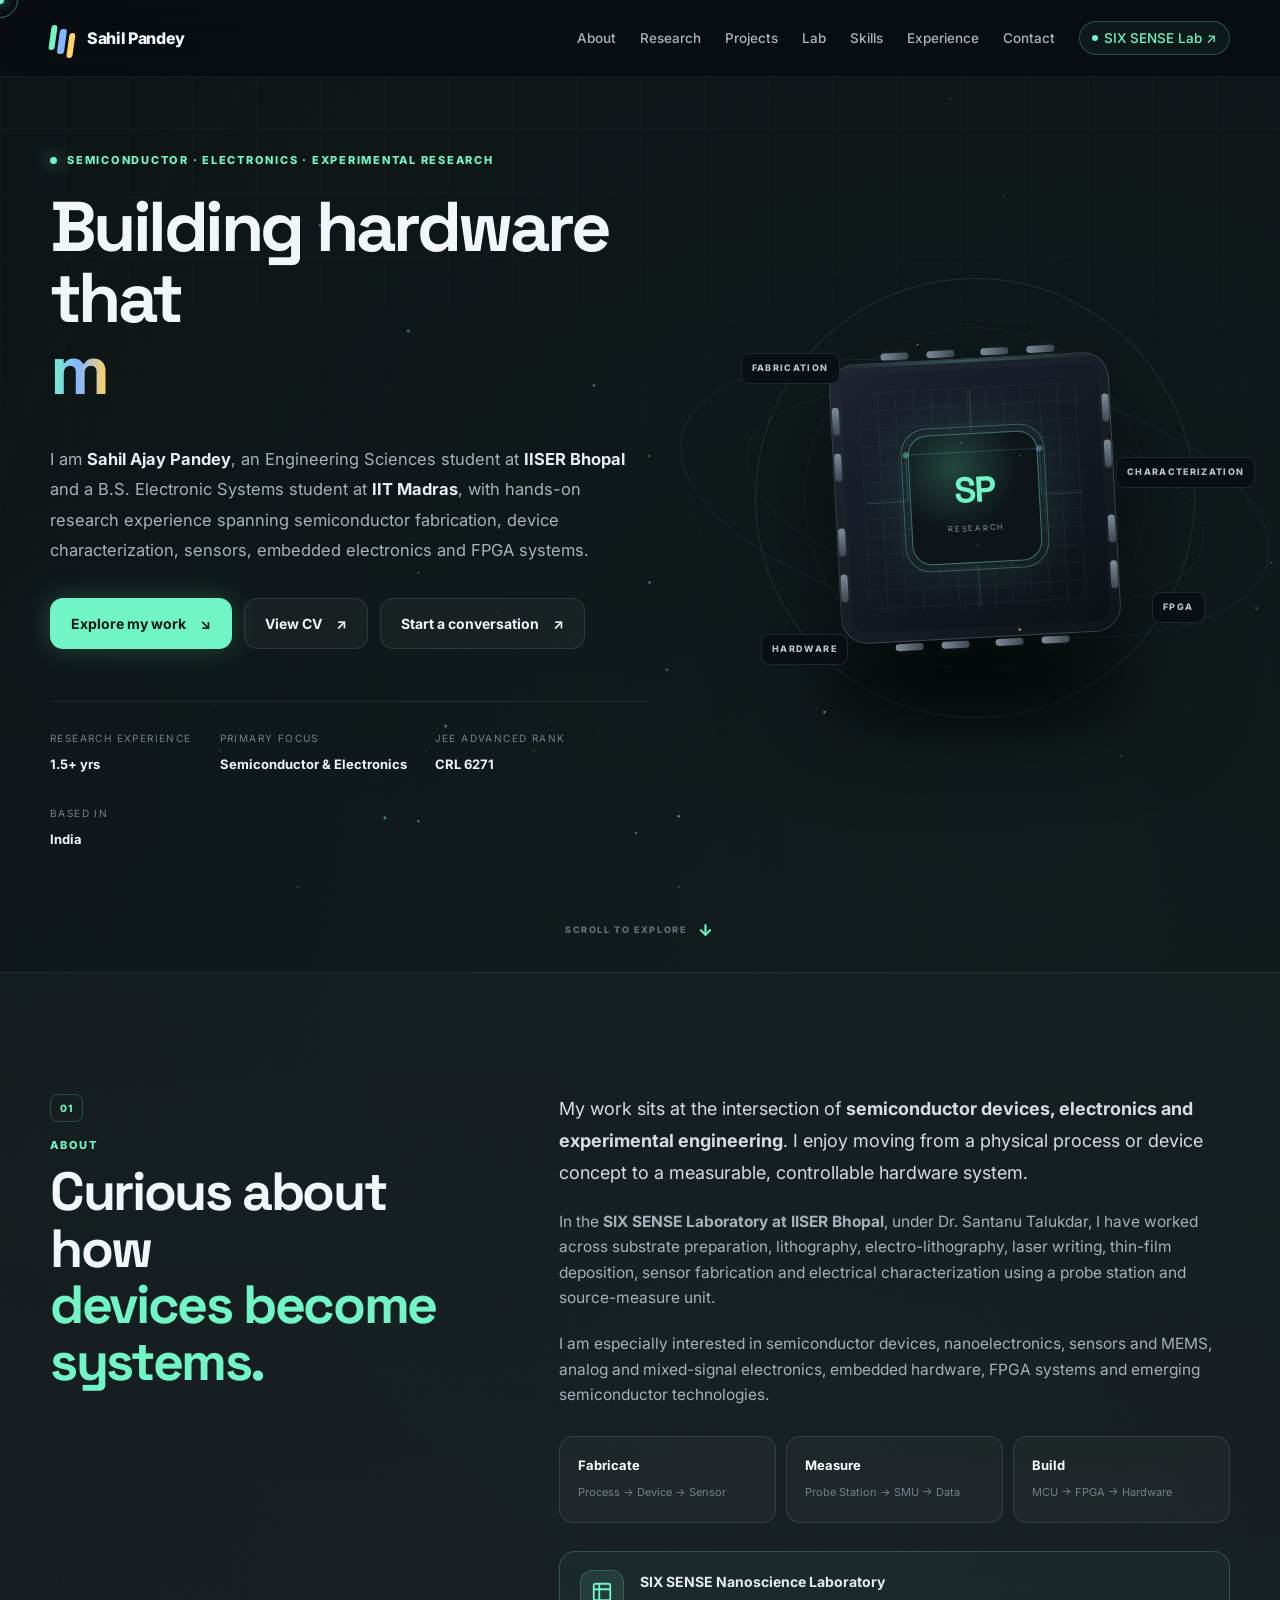
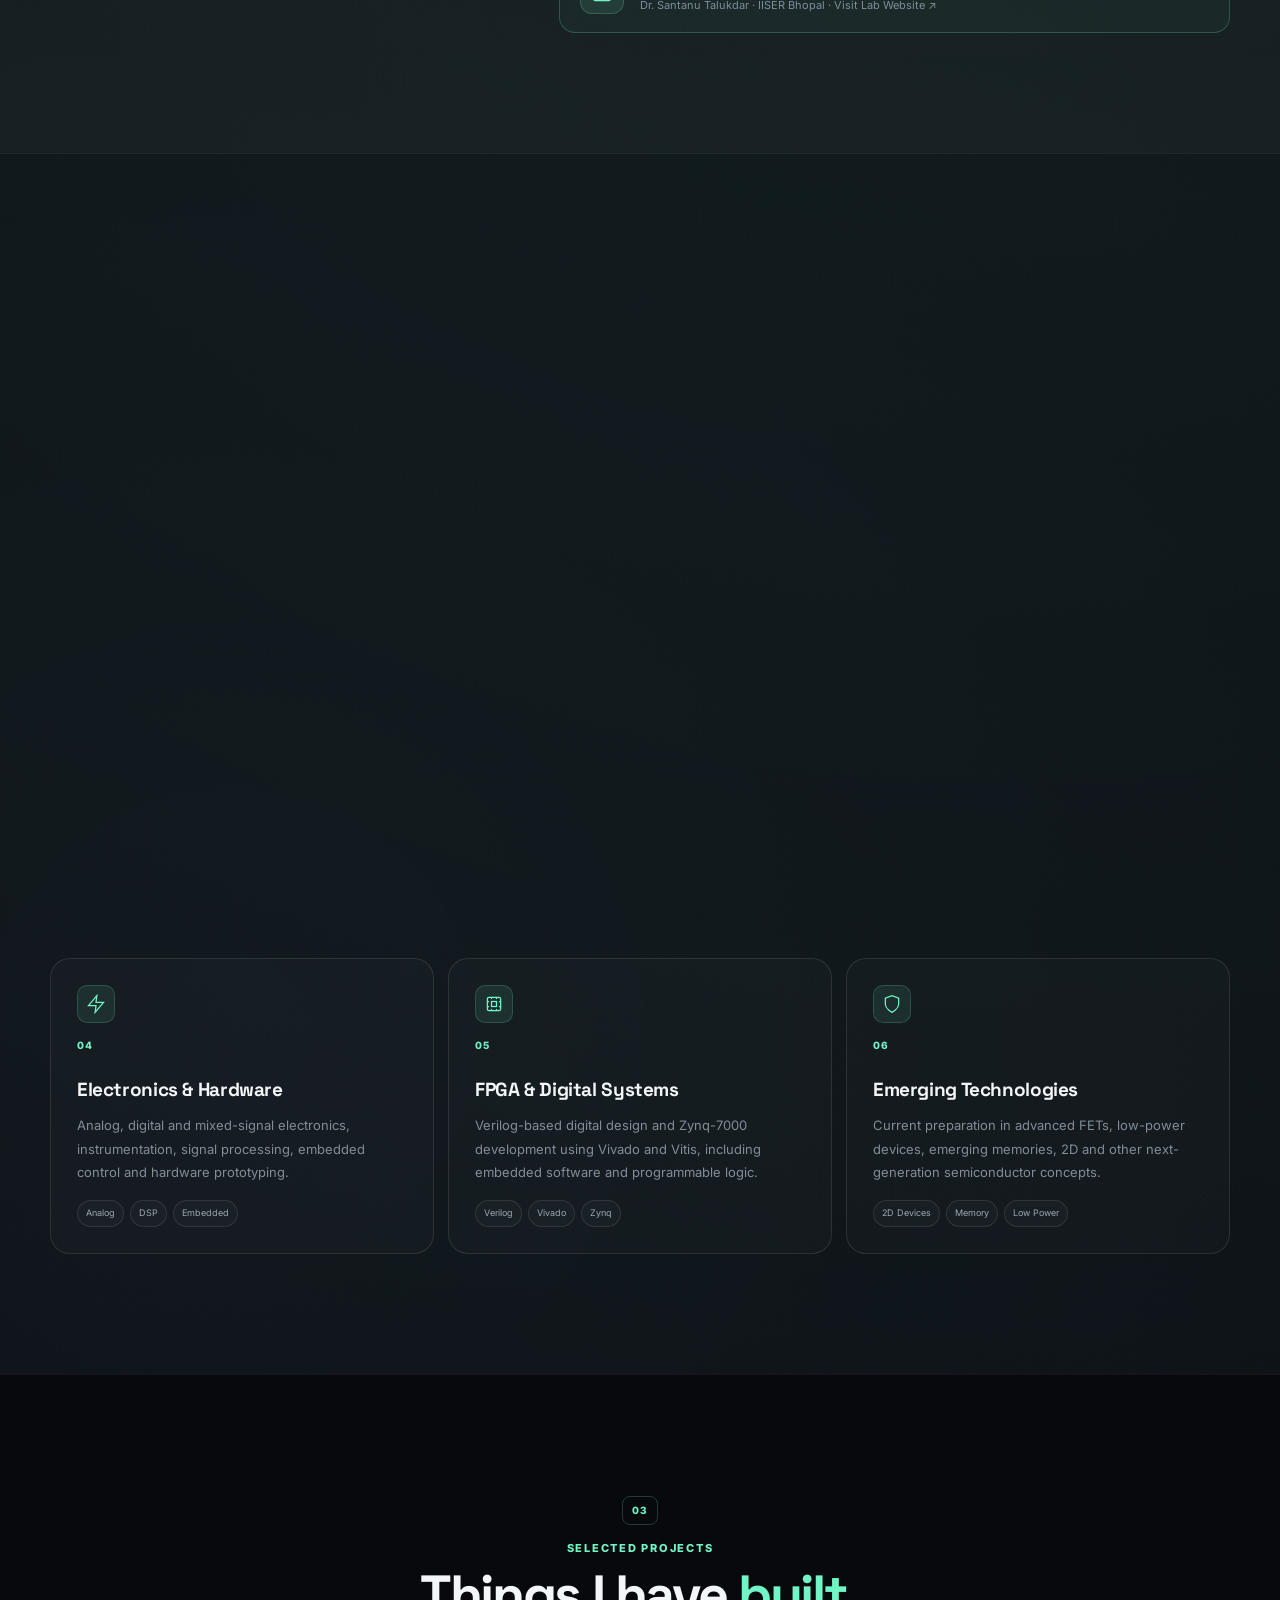
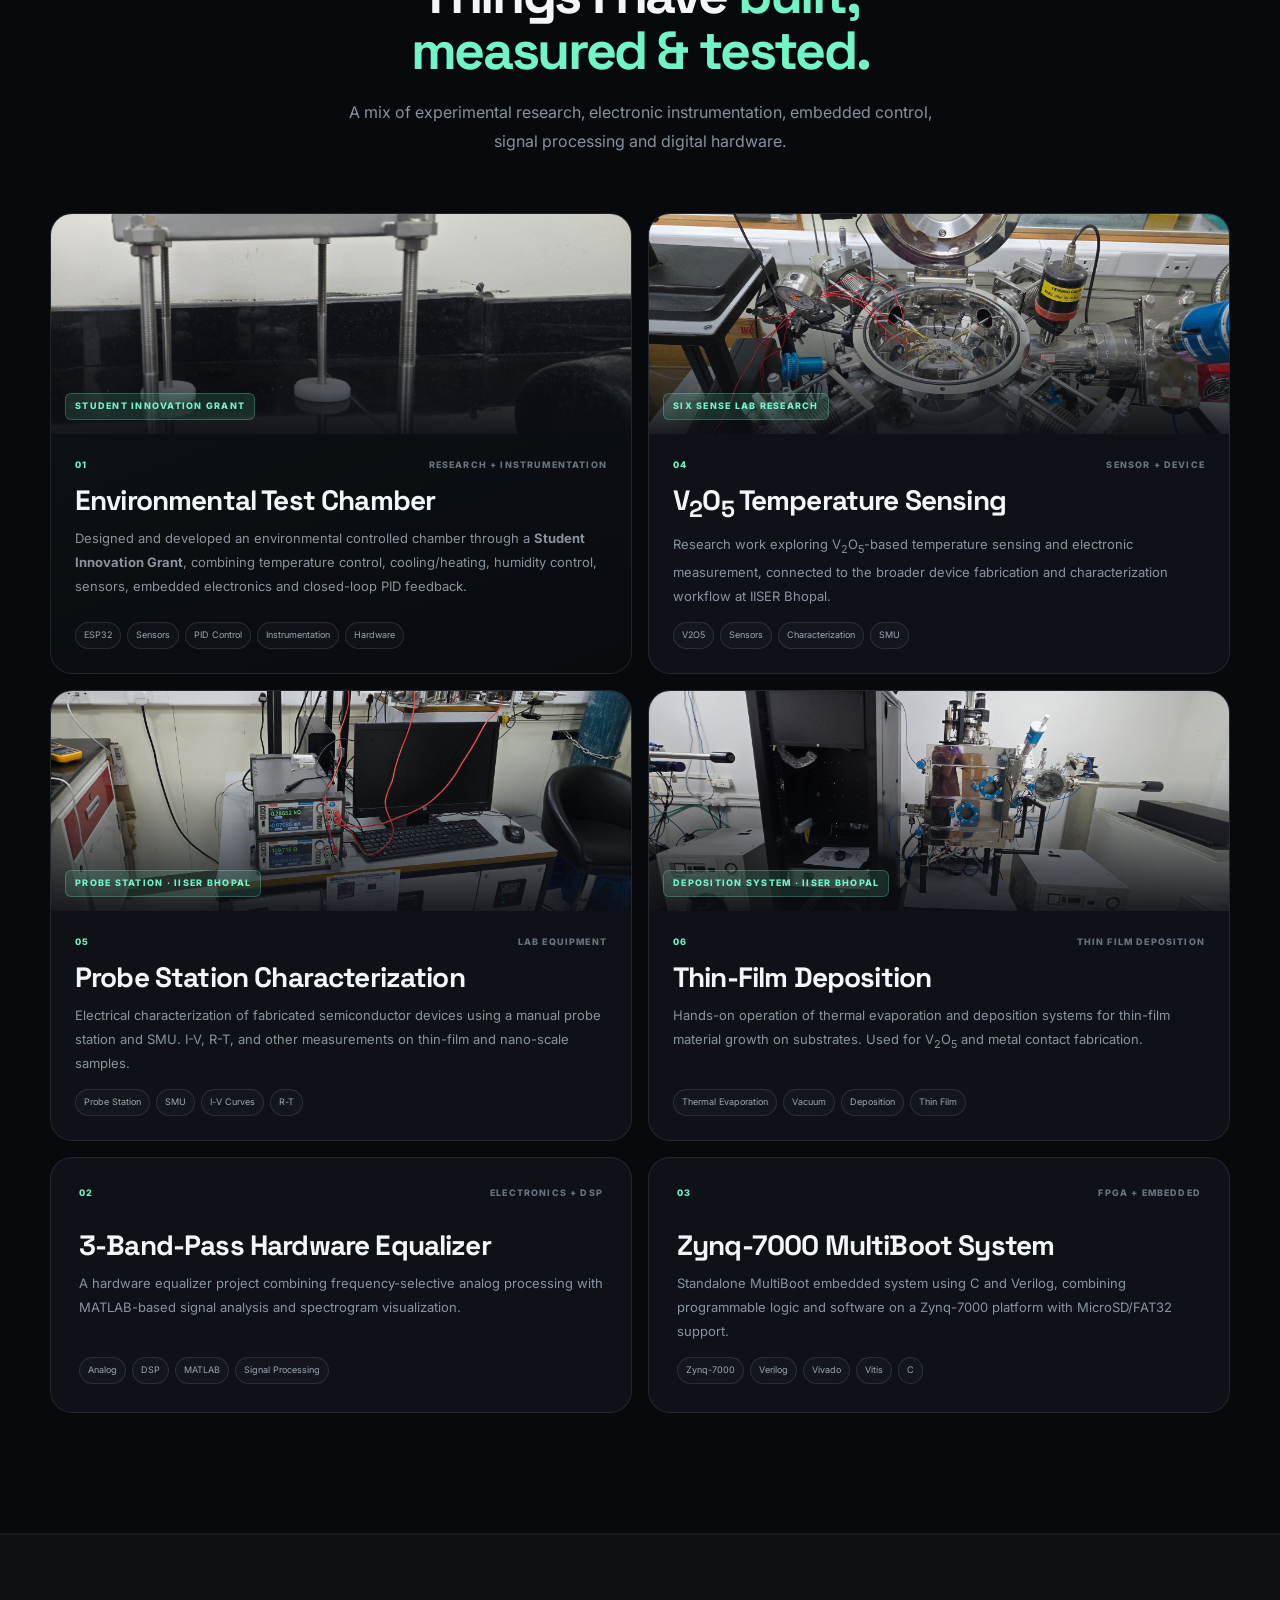
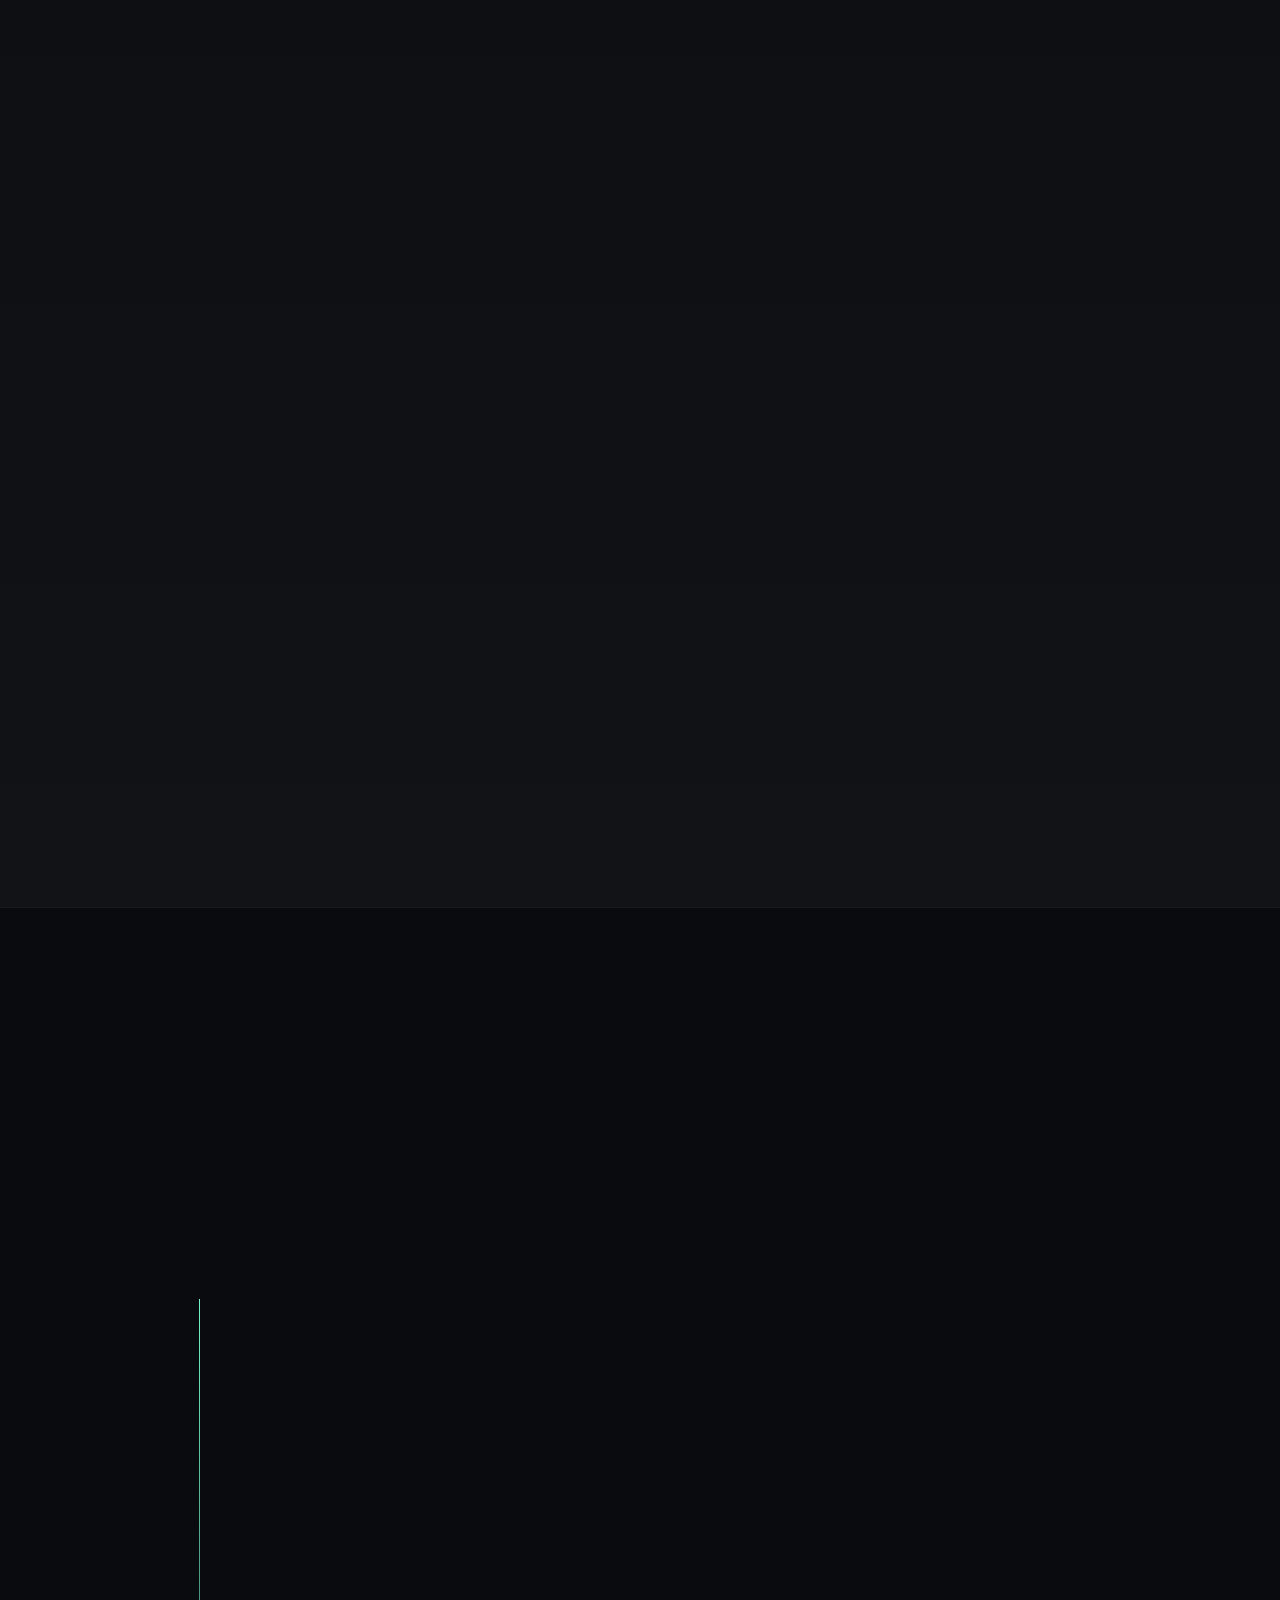
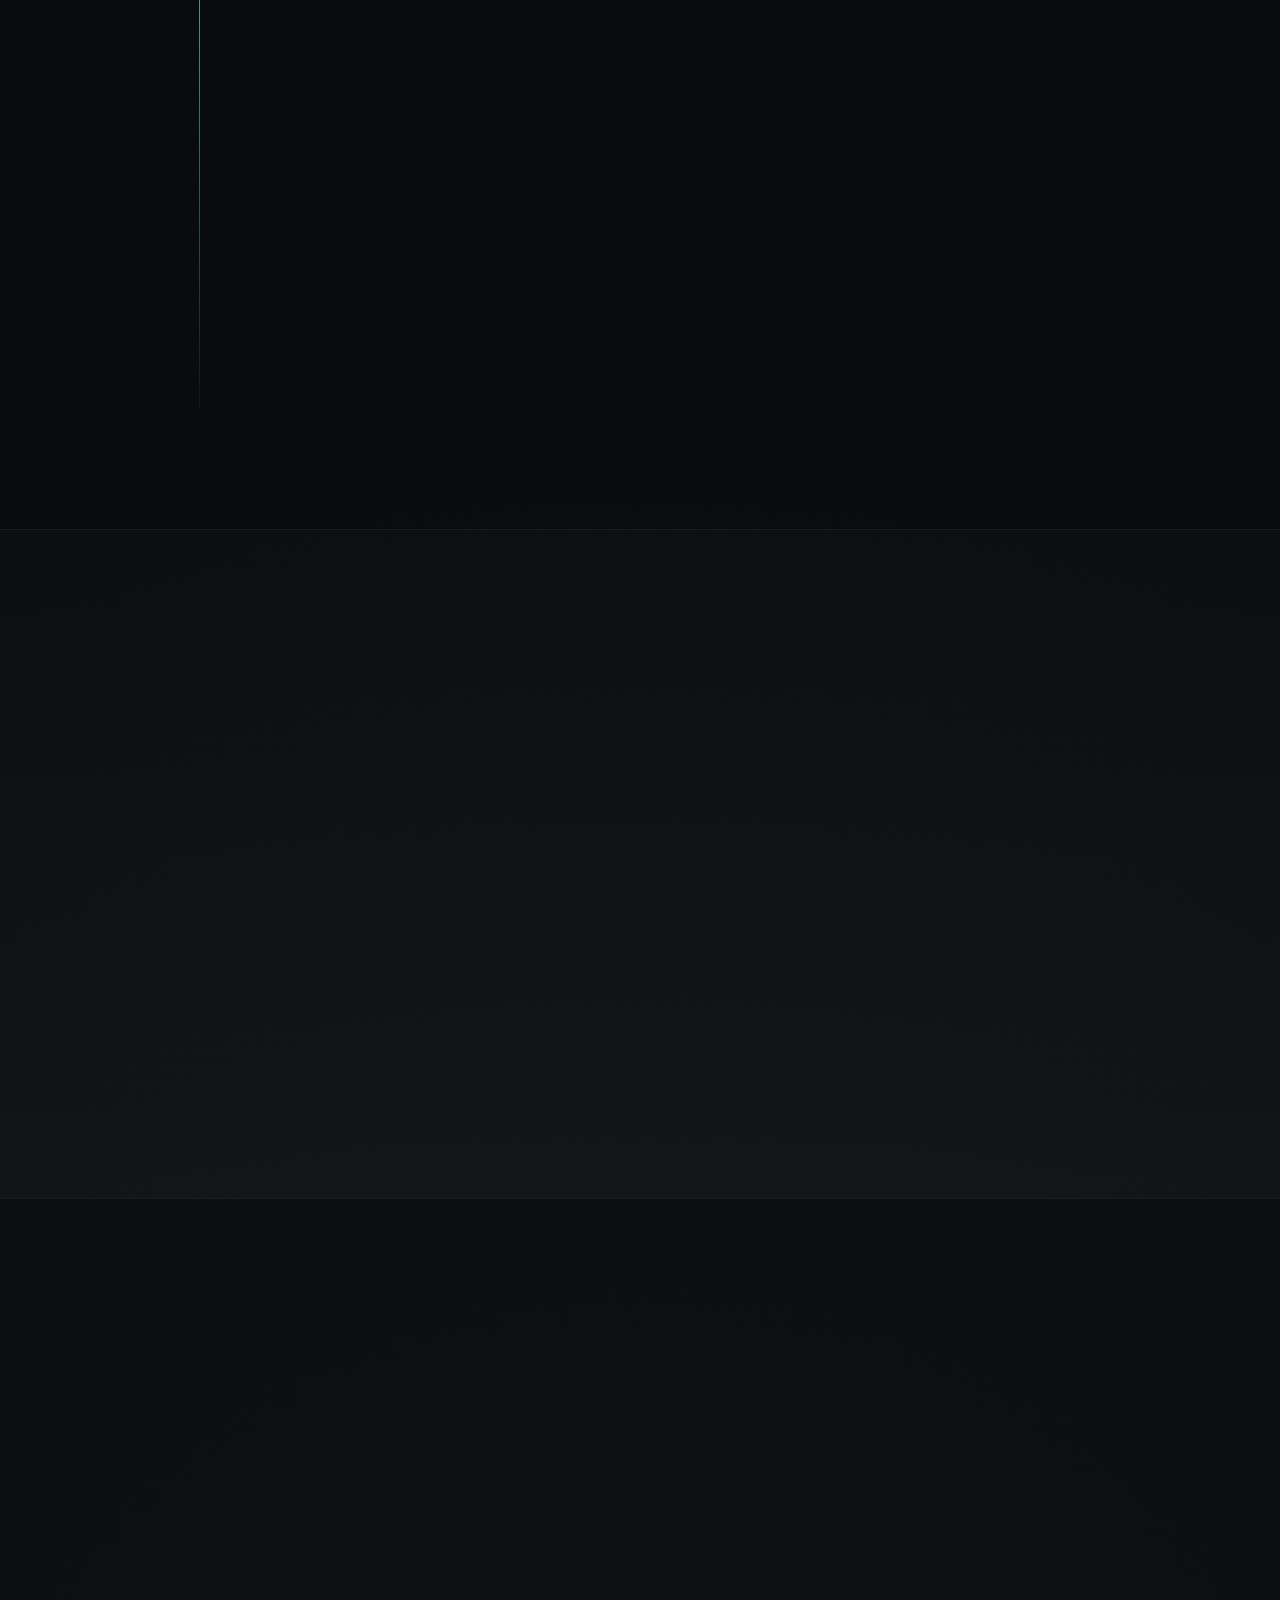
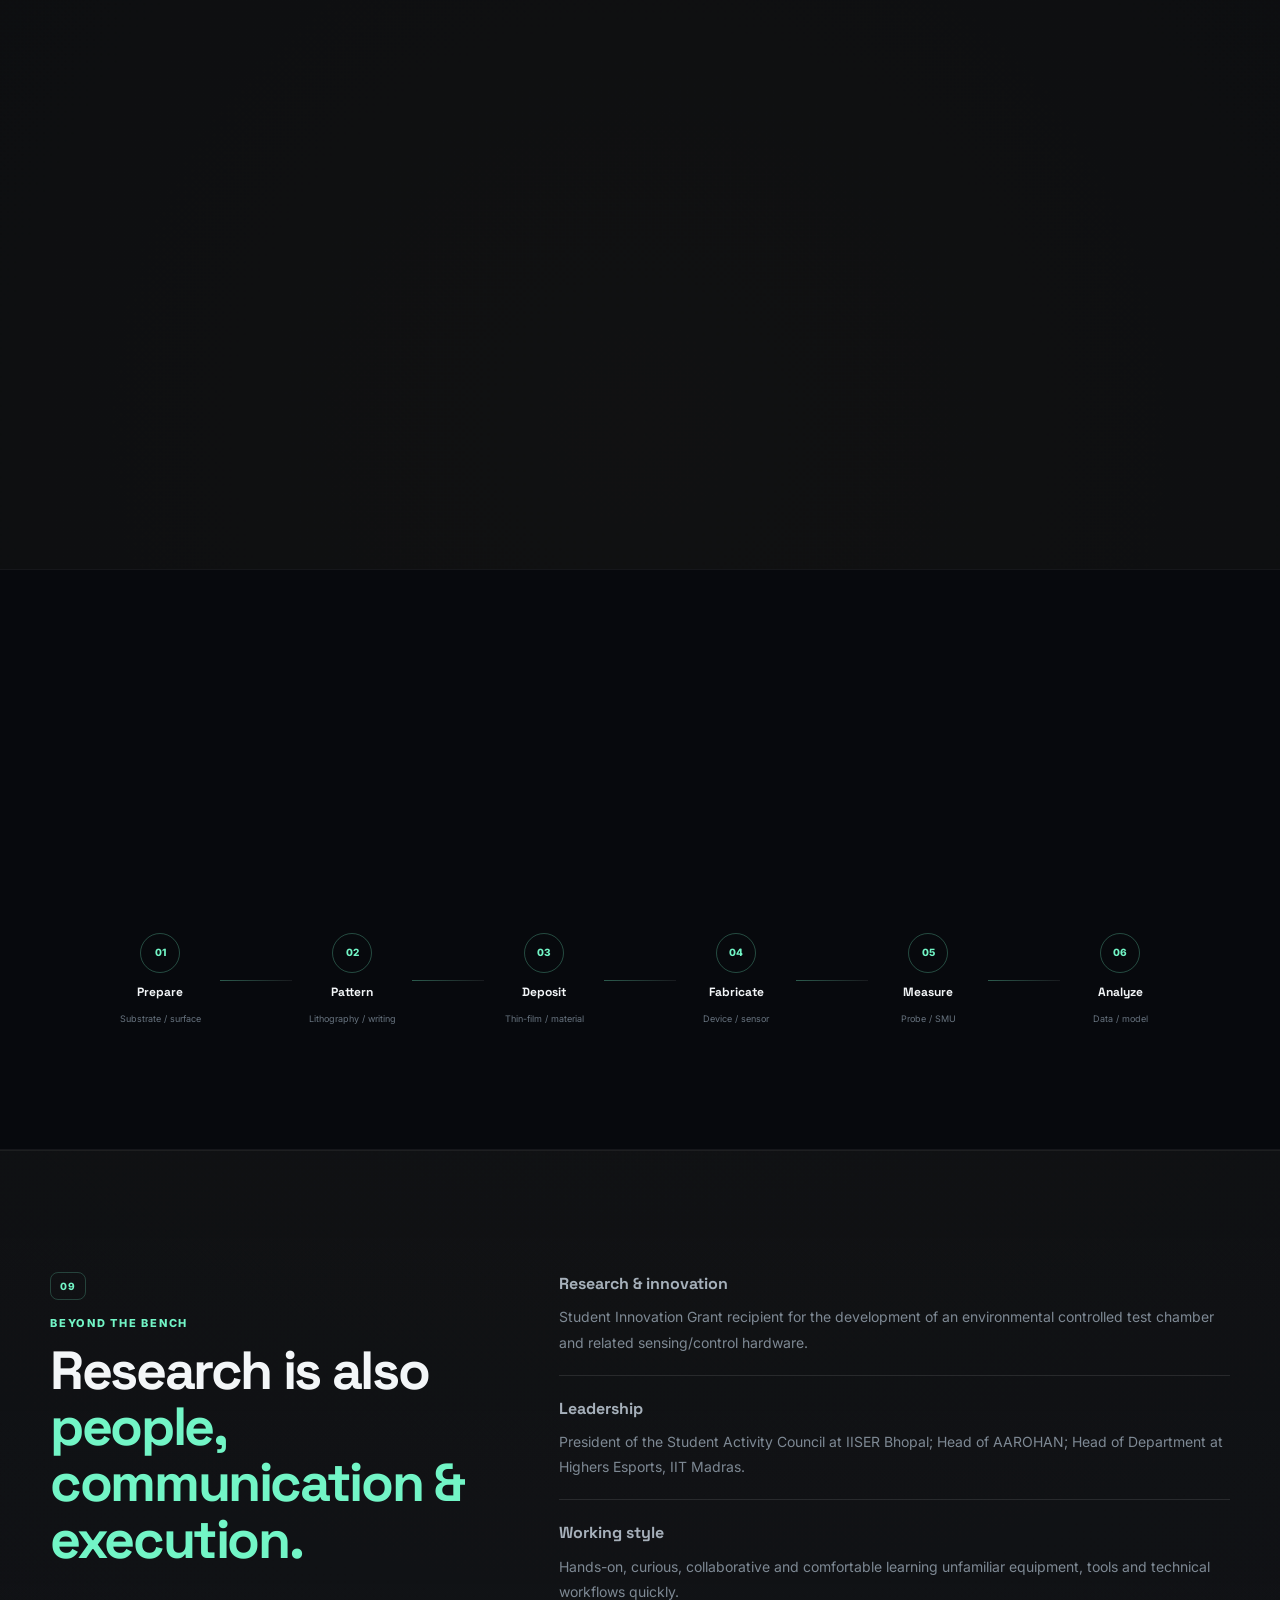
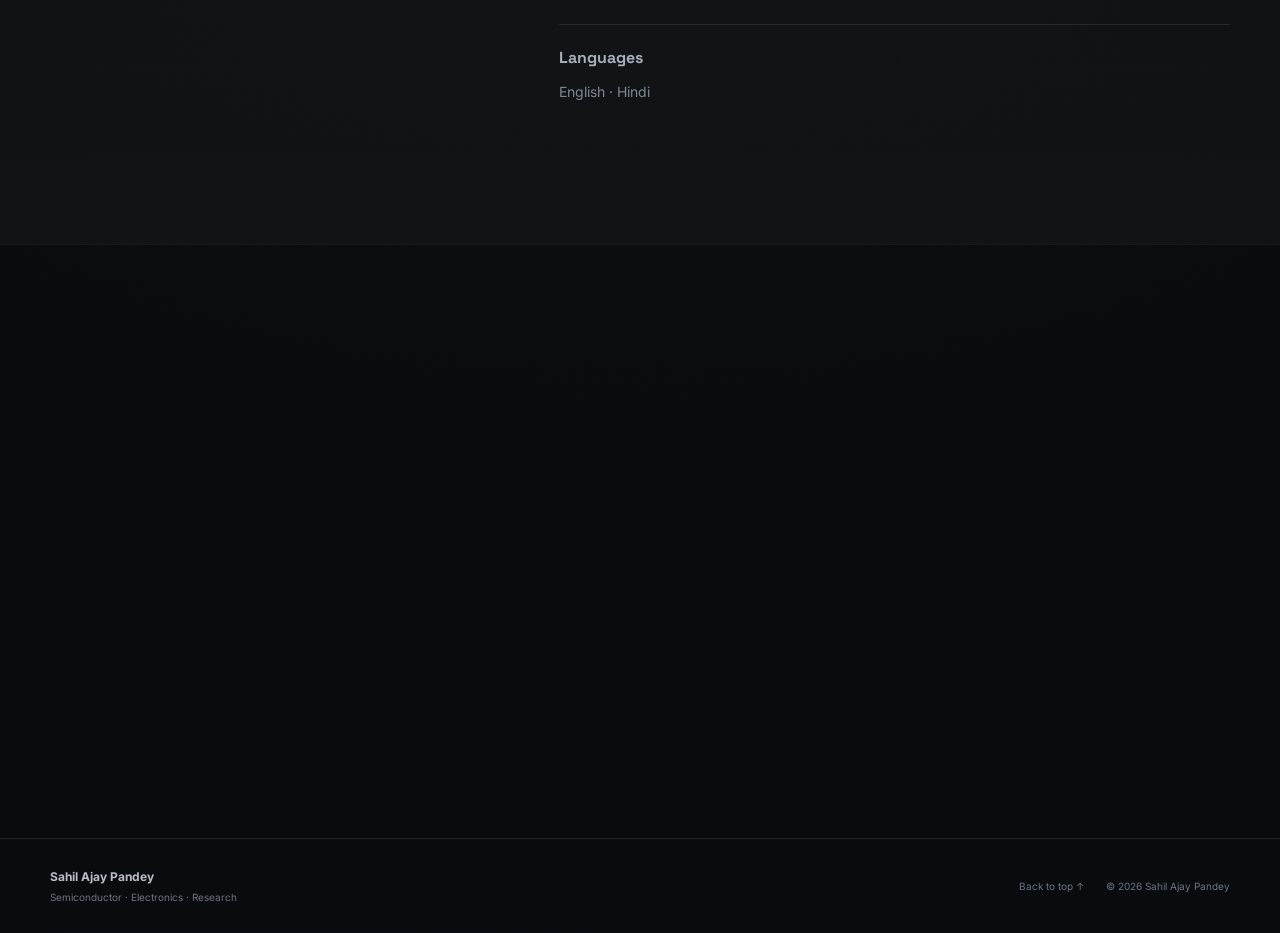
<file: index.html>
<!DOCTYPE html>
<html lang="en">
<head>
  <meta charset="UTF-8" />
  <meta name="viewport" content="width=device-width, initial-scale=1.0" />
  <meta name="description" content="Sahil Ajay Pandey — semiconductor devices, electronics, fabrication, sensors, embedded systems, FPGA and experimental research portfolio. IISER Bhopal and IIT Madras." />
  <meta name="keywords" content="Sahil Ajay Pandey, semiconductor, electronics, nanoelectronics, device fabrication, sensors, FPGA, embedded systems, research, IISER Bhopal, IIT Madras" />
  <meta name="author" content="Sahil Ajay Pandey" />
  <meta name="theme-color" content="#090b0f" />
  <meta property="og:title" content="Sahil Ajay Pandey | Semiconductor and Electronics Research" />
  <meta property="og:description" content="Experimental semiconductor research, electronics, device fabrication, sensors, embedded hardware and FPGA systems." />
  <meta property="og:type" content="website" />
  <title>Sahil Ajay Pandey | Semiconductor &amp; Electronics Research</title>
  <link rel="icon" href="assets/favicon.svg" type="image/svg+xml" />
  <link rel="preconnect" href="https://fonts.googleapis.com" />
  <link rel="preconnect" href="https://fonts.gstatic.com" crossorigin />
  <link href="https://fonts.googleapis.com/css2?family=Inter:wght@300;400;500;600;700;800;900&family=Space+Grotesk:wght@400;500;600;700&display=swap" rel="stylesheet" />
  <link rel="stylesheet" href="styles.css" />
</head>
<body>
  <!-- Click-ripple canvas -->
  <canvas id="rippleCanvas" aria-hidden="true"></canvas>
  <!-- Floating particle canvas -->
  <canvas id="particleCanvas" aria-hidden="true"></canvas>

  <div class="site-noise" aria-hidden="true"></div>
  <div class="progress-bar" id="progressBar" aria-hidden="true"></div>

  <!-- Custom cursor -->
  <div class="cursor" id="cursor" aria-hidden="true"></div>
  <div class="cursor-ring" id="cursorRing" aria-hidden="true"></div>

  <header class="nav-wrap" id="top">
    <nav class="nav container" aria-label="Primary navigation">
      <a href="#home" class="brand" aria-label="Sahil Ajay Pandey home">
        <span class="brand-mark"><span></span><span></span><span></span></span>
        <span>Sahil Pandey</span>
      </a>
      <button class="nav-toggle" id="navToggle" aria-label="Open menu" aria-expanded="false">
        <span></span><span></span><span></span>
      </button>
      <div class="nav-links" id="navLinks">
        <a href="#about">About</a>
        <a href="#research">Research</a>
        <a href="#projects">Projects</a>
        <a href="#lab">Lab</a>
        <a href="#skills">Skills</a>
        <a href="#experience">Experience</a>
        <a href="#contact">Contact</a>
        <a href="https://sites.google.com/site/santanutalukderiiscnanoscience/home-1?pli=1&authuser=0"
           target="_blank" rel="noreferrer" class="nav-lab-link">
          <span class="lab-dot"></span> SIX SENSE Lab &#8599;
        </a>
      </div>
    </nav>
  </header>

  <main>

    <!-- ═══ HERO ═══ -->
    <section class="hero section" id="home">
      <div class="hero-grid container">
        <div class="hero-copy reveal">
          <div class="eyebrow">
            <span class="dot pulse"></span>
            Semiconductor &#183; Electronics &#183; Experimental Research
          </div>
          <h1>Building hardware that<br><span class="gradient-text" id="heroTypewriter"></span></h1>
          <p class="hero-text">
            I am <strong>Sahil Ajay Pandey</strong>, an Engineering Sciences student at
            <strong>IISER Bhopal</strong> and a B.S. Electronic Systems student at
            <strong>IIT Madras</strong>, with hands-on research experience spanning
            semiconductor fabrication, device characterization, sensors, embedded
            electronics and FPGA systems.
          </p>
          <div class="hero-actions">
            <a class="btn btn-primary magnetic" href="#projects">Explore my work <span>&#8600;</span></a>
            <a class="btn btn-ghost magnetic" href="cv.html" target="_blank" rel="noreferrer">View CV <span>&#8599;</span></a>
            <a class="btn btn-ghost magnetic" href="mailto:sahilpandey12125@gmail.com">Start a conversation <span>&#8599;</span></a>
          </div>
          <div class="hero-meta">
            <div class="stat-counter"><span>Research experience</span><strong>1.5+ yrs</strong></div>
            <div class="stat-counter"><span>Primary focus</span><strong>Semiconductor &amp; Electronics</strong></div>
            <div class="stat-counter"><span>JEE Advanced Rank</span><strong>CRL 6271</strong></div>
            <div class="stat-counter"><span>Based in</span><strong>India</strong></div>
          </div>
        </div>

        <div class="hero-visual reveal delay-1" aria-label="Abstract semiconductor chip illustration">
          <div class="chip-scene">
            <div class="circuit-ring ring-1"></div>
            <div class="circuit-ring ring-2"></div>
            <div class="orbit-particle op-1"></div>
            <div class="orbit-particle op-2"></div>
            <div class="orbit-particle op-3"></div>
            <div class="chip-shadow"></div>
            <div class="chip" id="heroChip">
              <div class="chip-grid"></div>
              <div class="chip-scanline"></div>
              <div class="chip-core">
                <span>SP</span>
                <small>RESEARCH</small>
                <div class="chip-pulse"></div>
              </div>
              <div class="pin pin-t-1"></div><div class="pin pin-t-2"></div>
              <div class="pin pin-t-3"></div><div class="pin pin-t-4"></div>
              <div class="pin pin-b-1"></div><div class="pin pin-b-2"></div>
              <div class="pin pin-b-3"></div><div class="pin pin-b-4"></div>
              <div class="pin pin-l-1"></div><div class="pin pin-l-2"></div>
              <div class="pin pin-l-3"></div><div class="pin pin-l-4"></div>
              <div class="pin pin-r-1"></div><div class="pin pin-r-2"></div>
              <div class="pin pin-r-3"></div><div class="pin pin-r-4"></div>
              <svg class="chip-traces" viewBox="0 0 270 270" fill="none" xmlns="http://www.w3.org/2000/svg">
                <path d="M30 135 L70 135 L70 90 L135 90" stroke="rgba(114,245,198,0.18)" stroke-width="1"/>
                <path d="M240 135 L200 135 L200 90 L135 90" stroke="rgba(131,183,255,0.18)" stroke-width="1"/>
                <path d="M135 30 L135 70" stroke="rgba(255,209,102,0.18)" stroke-width="1"/>
                <path d="M135 240 L135 200" stroke="rgba(114,245,198,0.18)" stroke-width="1"/>
                <circle cx="70" cy="90" r="3" fill="rgba(114,245,198,0.4)"/>
                <circle cx="200" cy="90" r="3" fill="rgba(131,183,255,0.4)"/>
              </svg>
            </div>
            <div class="floating-tag tag-a">FABRICATION</div>
            <div class="floating-tag tag-b">CHARACTERIZATION</div>
            <div class="floating-tag tag-c">HARDWARE</div>
            <div class="floating-tag tag-d">FPGA</div>
          </div>
        </div>
      </div>
      <div class="scroll-cue">SCROLL TO EXPLORE <span>&#8595;</span></div>
    </section>

    <!-- ═══ ABOUT ═══ -->
    <section class="section section-alt" id="about">
      <div class="container two-col">
        <div class="section-heading reveal">
          <span class="section-number">01</span>
          <p class="kicker">ABOUT</p>
          <h2>Curious about how<br><em>devices become systems.</em></h2>
        </div>
        <div class="about-copy reveal delay-1">
          <p class="lead">My work sits at the intersection of <strong>semiconductor devices,
          electronics and experimental engineering</strong>. I enjoy moving from a physical
          process or device concept to a measurable, controllable hardware system.</p>
          <p>In the <strong>SIX SENSE Laboratory at IISER Bhopal</strong>, under
          Dr.&#160;Santanu Talukdar, I have worked across substrate preparation, lithography,
          electro-lithography, laser writing, thin-film deposition, sensor fabrication and
          electrical characterization using a probe station and source-measure unit.</p>
          <p>I am especially interested in semiconductor devices, nanoelectronics, sensors
          and MEMS, analog and mixed-signal electronics, embedded hardware, FPGA systems and
          emerging semiconductor technologies.</p>
          <div class="about-highlights">
            <div class="highlight glow-hover"><strong>Fabricate</strong><span>Process &#8594; Device &#8594; Sensor</span></div>
            <div class="highlight glow-hover"><strong>Measure</strong><span>Probe Station &#8594; SMU &#8594; Data</span></div>
            <div class="highlight glow-hover"><strong>Build</strong><span>MCU &#8594; FPGA &#8594; Hardware</span></div>
          </div>
          <a href="https://sites.google.com/site/santanutalukderiiscnanoscience/home-1?pli=1&authuser=0"
             target="_blank" rel="noreferrer" class="lab-link-card">
            <div class="lab-link-icon">
              <svg width="22" height="22" viewBox="0 0 24 24" fill="none" stroke="currentColor" stroke-width="2">
                <path d="M9 3H5a2 2 0 00-2 2v4m6-6h10a2 2 0 012 2v4M9 3v18m0 0h10a2 2 0 002-2V9M9 21H5a2 2 0 01-2-2V9m0 0h18"/>
              </svg>
            </div>
            <div>
              <strong>SIX SENSE Nanoscience Laboratory</strong>
              <span>Dr. Santanu Talukdar &#183; IISER Bhopal &#183; Visit Lab Website &#8599;</span>
            </div>
          </a>
        </div>
      </div>
    </section>

    <!-- ═══ RESEARCH ═══ -->
    <section class="section" id="research">
      <div class="container">
        <div class="section-heading centered reveal">
          <span class="section-number">02</span>
          <p class="kicker">RESEARCH</p>
          <h2>From cleanroom processes to<br><em>electronic systems.</em></h2>
          <p class="section-intro">A broad research profile designed to support work across device physics, fabrication, characterization and hardware implementation.</p>
        </div>
        <div class="research-grid">

          <article class="research-card reveal" tabindex="0">
            <div class="card-icon-wrap">
              <svg width="20" height="20" viewBox="0 0 24 24" fill="none" stroke="currentColor" stroke-width="1.5">
                <rect x="2" y="7" width="20" height="14" rx="2"/>
                <path d="M16 7V5a2 2 0 00-2-2h-4a2 2 0 00-2 2v2"/>
              </svg>
            </div>
            <div class="card-number">01</div>
            <h3>Semiconductor Devices</h3>
            <p>Device physics, advanced transistor structures, emerging semiconductor devices, characterization and device-oriented simulation.</p>
            <div class="pill-row"><span>Device Physics</span><span>TCAD</span><span>VLSI</span></div>
            <div class="card-glow"></div>
          </article>

          <article class="research-card reveal delay-1" tabindex="0">
            <div class="card-icon-wrap">
              <svg width="20" height="20" viewBox="0 0 24 24" fill="none" stroke="currentColor" stroke-width="1.5">
                <circle cx="12" cy="12" r="10"/>
                <path d="M2 12h20M12 2a15.3 15.3 0 010 20M12 2a15.3 15.3 0 000 20"/>
              </svg>
            </div>
            <div class="card-number">02</div>
            <h3>Fabrication &amp; Processing</h3>
            <p>Hands-on exposure to substrate preparation, lithography, electro-lithography, laser writing, deposition and sensor fabrication.</p>
            <div class="pill-row"><span>Lithography</span><span>Deposition</span><span>Process</span></div>
            <div class="card-glow"></div>
          </article>

          <article class="research-card reveal delay-2" tabindex="0">
            <div class="card-icon-wrap">
              <svg width="20" height="20" viewBox="0 0 24 24" fill="none" stroke="currentColor" stroke-width="1.5">
                <polyline points="22 12 18 12 15 21 9 3 6 12 2 12"/>
              </svg>
            </div>
            <div class="card-number">03</div>
            <h3>Characterization &amp; Sensors</h3>
            <p>Electrical measurements, probe-station work, SMU-based characterization and experimental sensor evaluation.</p>
            <div class="pill-row"><span>SMU</span><span>Probe Station</span><span>MEMS</span></div>
            <div class="card-glow"></div>
          </article>

          <article class="research-card reveal" tabindex="0">
            <div class="card-icon-wrap">
              <svg width="20" height="20" viewBox="0 0 24 24" fill="none" stroke="currentColor" stroke-width="1.5">
                <path d="M13 2L3 14h9l-1 8 10-12h-9l1-8z"/>
              </svg>
            </div>
            <div class="card-number">04</div>
            <h3>Electronics &amp; Hardware</h3>
            <p>Analog, digital and mixed-signal electronics, instrumentation, signal processing, embedded control and hardware prototyping.</p>
            <div class="pill-row"><span>Analog</span><span>DSP</span><span>Embedded</span></div>
            <div class="card-glow"></div>
          </article>

          <article class="research-card reveal delay-1" tabindex="0">
            <div class="card-icon-wrap">
              <svg width="20" height="20" viewBox="0 0 24 24" fill="none" stroke="currentColor" stroke-width="1.5">
                <rect x="4" y="4" width="16" height="16" rx="2"/>
                <rect x="9" y="9" width="6" height="6"/>
                <path d="M4 9h2M4 15h2M20 9h-2M20 15h-2M9 4v2M15 4v2M9 20v-2M15 20v-2"/>
              </svg>
            </div>
            <div class="card-number">05</div>
            <h3>FPGA &amp; Digital Systems</h3>
            <p>Verilog-based digital design and Zynq-7000 development using Vivado and Vitis, including embedded software and programmable logic.</p>
            <div class="pill-row"><span>Verilog</span><span>Vivado</span><span>Zynq</span></div>
            <div class="card-glow"></div>
          </article>

          <article class="research-card reveal delay-2" tabindex="0">
            <div class="card-icon-wrap">
              <svg width="20" height="20" viewBox="0 0 24 24" fill="none" stroke="currentColor" stroke-width="1.5">
                <path d="M12 22s8-4 8-10V5l-8-3-8 3v7c0 6 8 10 8 10z"/>
              </svg>
            </div>
            <div class="card-number">06</div>
            <h3>Emerging Technologies</h3>
            <p>Current preparation in advanced FETs, low-power devices, emerging memories, 2D and other next-generation semiconductor concepts.</p>
            <div class="pill-row"><span>2D Devices</span><span>Memory</span><span>Low Power</span></div>
            <div class="card-glow"></div>
          </article>

        </div>
      </div>
    </section>

    <!-- ═══ PROJECTS ═══ -->
    <section class="section section-dark" id="projects">
      <div class="container">
        <div class="section-heading centered reveal">
          <span class="section-number">03</span>
          <p class="kicker">SELECTED PROJECTS</p>
          <h2>Things I have <em>built, measured &amp; tested.</em></h2>
          <p class="section-intro">A mix of experimental research, electronic instrumentation, embedded control, signal processing and digital hardware.</p>
        </div>
        <div class="projects-grid">

          <article class="project-card project-feature reveal" tabindex="0">
            <div class="project-img-wrap">
              <img src="assets/img1.jpg" alt="Environmental Test Chamber custom-built hardware showing ESP32 and sensors" loading="lazy" />
              <div class="project-img-overlay"><span class="img-tag">Student Innovation Grant</span></div>
            </div>
            <div class="project-content">
              <div class="project-top"><span class="project-index">01</span><span class="project-type">RESEARCH + INSTRUMENTATION</span></div>
              <h3>Environmental Test Chamber</h3>
              <p>Designed and developed an environmental controlled chamber through a <strong>Student Innovation Grant</strong>, combining temperature control, cooling/heating, humidity control, sensors, embedded electronics and closed-loop PID feedback.</p>
              <div class="project-stack"><span>ESP32</span><span>Sensors</span><span>PID Control</span><span>Instrumentation</span><span>Hardware</span></div>
            </div>
          </article>

          <article class="project-card reveal delay-1" tabindex="0">
            <div class="project-img-wrap">
              <img src="assets/img2.jpg" alt="V2O5 thin film temperature sensor on silicon substrate under probe station" loading="lazy" />
              <div class="project-img-overlay"><span class="img-tag">SIX SENSE Lab Research</span></div>
            </div>
            <div class="project-content">
              <div class="project-top"><span class="project-index">04</span><span class="project-type">SENSOR + DEVICE</span></div>
              <h3>V<sub>2</sub>O<sub>5</sub> Temperature Sensing</h3>
              <p>Research work exploring V<sub>2</sub>O<sub>5</sub>-based temperature sensing and electronic measurement, connected to the broader device fabrication and characterization workflow at IISER Bhopal.</p>
              <div class="project-stack"><span>V2O5</span><span>Sensors</span><span>Characterization</span><span>SMU</span></div>
            </div>
          </article>

          <article class="project-card reveal delay-2" tabindex="0">
            <div class="project-img-wrap">
              <img src="assets/img3.jpg" alt="Probe station for semiconductor device electrical characterization" loading="lazy" />
              <div class="project-img-overlay"><span class="img-tag">Probe Station &#183; IISER Bhopal</span></div>
            </div>
            <div class="project-content">
              <div class="project-top"><span class="project-index">05</span><span class="project-type">LAB EQUIPMENT</span></div>
              <h3>Probe Station Characterization</h3>
              <p>Electrical characterization of fabricated semiconductor devices using a manual probe station and SMU. I-V, R-T, and other measurements on thin-film and nano-scale samples.</p>
              <div class="project-stack"><span>Probe Station</span><span>SMU</span><span>I-V Curves</span><span>R-T</span></div>
            </div>
          </article>

          <article class="project-card reveal" tabindex="0">
            <div class="project-img-wrap">
              <img src="assets/img4.jpg" alt="Thin film deposition vacuum chamber system at IISER Bhopal" loading="lazy" />
              <div class="project-img-overlay"><span class="img-tag">Deposition System &#183; IISER Bhopal</span></div>
            </div>
            <div class="project-content">
              <div class="project-top"><span class="project-index">06</span><span class="project-type">THIN FILM DEPOSITION</span></div>
              <h3>Thin-Film Deposition</h3>
              <p>Hands-on operation of thermal evaporation and deposition systems for thin-film material growth on substrates. Used for V<sub>2</sub>O<sub>5</sub> and metal contact fabrication.</p>
              <div class="project-stack"><span>Thermal Evaporation</span><span>Vacuum</span><span>Deposition</span><span>Thin Film</span></div>
            </div>
          </article>

          <article class="project-card project-soft reveal delay-1" tabindex="0">
            <div class="project-content">
              <div class="project-top"><span class="project-index">02</span><span class="project-type">ELECTRONICS + DSP</span></div>
              <h3>3-Band-Pass Hardware Equalizer</h3>
              <p>A hardware equalizer project combining frequency-selective analog processing with MATLAB-based signal analysis and spectrogram visualization.</p>
              <div class="project-stack"><span>Analog</span><span>DSP</span><span>MATLAB</span><span>Signal Processing</span></div>
            </div>
          </article>

          <article class="project-card project-soft reveal delay-2" tabindex="0">
            <div class="project-content">
              <div class="project-top"><span class="project-index">03</span><span class="project-type">FPGA + EMBEDDED</span></div>
              <h3>Zynq-7000 MultiBoot System</h3>
              <p>Standalone MultiBoot embedded system using C and Verilog, combining programmable logic and software on a Zynq-7000 platform with MicroSD/FAT32 support.</p>
              <div class="project-stack"><span>Zynq-7000</span><span>Verilog</span><span>Vivado</span><span>Vitis</span><span>C</span></div>
            </div>
          </article>

        </div>
      </div>
    </section>

    <!-- ═══ LAB SECTION ═══ -->
    <section class="section section-alt lab-section" id="lab">
      <div class="container">
        <div class="section-heading centered reveal">
          <span class="section-number">04</span>
          <p class="kicker">RESEARCH LAB</p>
          <h2>SIX SENSE Nanoscience <em>Laboratory</em></h2>
          <p class="section-intro">Semiconductor device research, fabrication, and characterization at IISER Bhopal under Dr. Santanu Talukdar.</p>
        </div>
        <div class="lab-card reveal">
          <div class="lab-card-content">
            <div class="lab-info">
              <div class="lab-logo-icon">
                <svg width="36" height="36" viewBox="0 0 24 24" fill="none" stroke="currentColor" stroke-width="1.5">
                  <path d="M9 3H5a2 2 0 00-2 2v4m6-6h10a2 2 0 012 2v4M9 3v18m0 0h10a2 2 0 002-2V9M9 21H5a2 2 0 01-2-2V9m0 0h18"/>
                </svg>
              </div>
              <div>
                <h3>SIX SENSE Nanoscience Laboratory</h3>
                <p>Indian Institute of Science Education and Research (IISER) Bhopal</p>
                <p class="lab-pi">Principal Investigator: <strong>Dr. Santanu Talukdar</strong></p>
              </div>
            </div>
            <div class="lab-capabilities">
              <div class="lab-cap"><span class="cap-dot"></span> Substrate Preparation &amp; Cleaning</div>
              <div class="lab-cap"><span class="cap-dot"></span> Photolithography &amp; Electro-Lithography</div>
              <div class="lab-cap"><span class="cap-dot"></span> Laser Writing Lithography</div>
              <div class="lab-cap"><span class="cap-dot"></span> Thin-Film Deposition (Thermal Evaporation)</div>
              <div class="lab-cap"><span class="cap-dot"></span> Sensor Fabrication &amp; Testing</div>
              <div class="lab-cap"><span class="cap-dot"></span> Probe Station Electrical Measurements</div>
              <div class="lab-cap"><span class="cap-dot"></span> Source-Measure Unit (SMU) Characterization</div>
              <div class="lab-cap"><span class="cap-dot"></span> V<sub>2</sub>O<sub>5</sub> Device Research</div>
            </div>
            <a href="https://sites.google.com/site/santanutalukderiiscnanoscience/home-1?pli=1&authuser=0"
               target="_blank" rel="noreferrer" class="btn btn-primary lab-btn magnetic">
              Visit Lab Website &#8599;
            </a>
          </div>
        </div>
      </div>
    </section>

    <!-- ═══ EXPERIENCE ═══ -->
    <section class="section" id="experience">
      <div class="container">
        <div class="section-heading reveal">
          <span class="section-number">05</span>
          <p class="kicker">EXPERIENCE</p>
          <h2>Hands-on work across<br><em>research, leadership &amp; building.</em></h2>
        </div>
        <div class="timeline">
          <article class="timeline-item reveal">
            <div class="timeline-marker"></div>
            <div class="timeline-date">RESEARCH &#183; 1.5+ YEARS</div>
            <h3>Research Intern / Laboratory Researcher</h3>
            <h4>SIX SENSE Laboratory, IISER Bhopal &#183; Under Dr. Santanu Talukdar</h4>
            <p>Hands-on research in micro/nanoelectronics, semiconductor devices, sensors and experimental characterization. Experience across fabrication, processing, instrumentation and electrical measurement.</p>
            <div class="timeline-tags"><span>Fabrication</span><span>Devices</span><span>Sensors</span><span>Characterization</span></div>
          </article>
          <article class="timeline-item reveal delay-1">
            <div class="timeline-marker"></div>
            <div class="timeline-date">LEADERSHIP &#183; IISER BHOPAL</div>
            <h3>President, Student Activity Council</h3>
            <h4>2025&#8211;2026</h4>
            <p>Led the Student Activity Council and coordinated student activities and campus initiatives for a community of <strong>3000+ students</strong>.</p>
          </article>
          <article class="timeline-item reveal delay-2">
            <div class="timeline-marker"></div>
            <div class="timeline-date">LEADERSHIP &#183; FEST / STUDENT LIFE</div>
            <h3>Head, AAROHAN Annual Student Fest</h3>
            <p>Led the planning and execution of the annual student fest, coordinating teams, operations and cross-functional responsibilities.</p>
          </article>
          <article class="timeline-item reveal">
            <div class="timeline-marker"></div>
            <div class="timeline-date">LEADERSHIP &#183; IIT MADRAS</div>
            <h3>Head of Department, Highers Esports</h3>
            <p>Leadership and team coordination in student activities at IIT Madras alongside academic and technical work.</p>
          </article>
        </div>
      </div>
    </section>

    <!-- ═══ EDUCATION ═══ -->
    <section class="section section-alt" id="education">
      <div class="container">
        <div class="section-heading centered reveal">
          <span class="section-number">06</span>
          <p class="kicker">EDUCATION</p>
          <h2>Interdisciplinary by design.</h2>
        </div>
        <div class="education-grid">
          <article class="education-card reveal">
            <div class="edu-logo">IISERB</div>
            <div>
              <span class="edu-meta">2023 &#8212; PRESENT</span>
              <h3>B.S. &#8212; Engineering Sciences</h3>
              <p>Indian Institute of Science Education and Research Bhopal</p>
              
            </div>
          </article>
          <article class="education-card reveal delay-1">
            <div class="edu-logo">IITM</div>
            <div>
              <span class="edu-meta">2023 &#8212; PRESENT</span>
              <h3>B.S. &#8212; Electronic Systems</h3>
              <p>Indian Institute of Technology Madras &#183; Online Degree Program</p>
              <strong>Electronics &#183; Embedded &#183; Digital Systems</strong>
            </div>
          </article>
          <article class="education-card reveal delay-2">
            <div class="edu-logo">JEE</div>
            <div>
              <span class="edu-meta">2023</span>
              <h3>JEE Advanced</h3>
              <p>Joint Entrance Examination &#8212; Advanced</p>
              <strong>Common Rank List: 6271</strong>
            </div>
          </article>
        </div>
      </div>
    </section>

    <!-- ═══ SKILLS ═══ -->
    <section class="section" id="skills">
      <div class="container">
        <div class="section-heading centered reveal">
          <span class="section-number">07</span>
          <p class="kicker">TECHNICAL SKILLS</p>
          <h2>A toolkit built around <em>hardware.</em></h2>
          <p class="section-intro">Use the filters to explore the areas I work with most.</p>
        </div>
        <div class="skill-filters reveal" role="tablist" aria-label="Skill categories">
          <button class="filter-btn active" data-filter="all">All</button>
          <button class="filter-btn" data-filter="semiconductor">Semiconductor</button>
          <button class="filter-btn" data-filter="electronics">Electronics</button>
          <button class="filter-btn" data-filter="digital">Digital / FPGA</button>
          <button class="filter-btn" data-filter="software">Software</button>
          <button class="filter-btn" data-filter="lab">Lab</button>
        </div>
        <div class="skills-list reveal" id="skillsList">
          <span class="skill-chip" data-category="semiconductor">Semiconductor Devices</span>
          <span class="skill-chip" data-category="semiconductor">Nanoelectronics</span>
          <span class="skill-chip" data-category="semiconductor">Microelectronics</span>
          <span class="skill-chip" data-category="semiconductor">Device Fabrication</span>
          <span class="skill-chip" data-category="semiconductor">Device Characterization</span>
          <span class="skill-chip" data-category="semiconductor">Lithography</span>
          <span class="skill-chip" data-category="semiconductor">Electro-Lithography</span>
          <span class="skill-chip" data-category="semiconductor">Laser Writing</span>
          <span class="skill-chip" data-category="semiconductor">Thin-Film Deposition</span>
          <span class="skill-chip" data-category="semiconductor">Sensor Fabrication</span>
          <span class="skill-chip" data-category="semiconductor">MEMS</span>
          <span class="skill-chip" data-category="semiconductor">Electronic Materials</span>
          <span class="skill-chip" data-category="semiconductor">Semiconductor Process Technology</span>
          <span class="skill-chip" data-category="semiconductor">Emerging Semiconductor Devices</span>
          <span class="skill-chip" data-category="semiconductor">VLSI Design</span>
          <span class="skill-chip" data-category="semiconductor">Device Modeling</span>
          <span class="skill-chip" data-category="semiconductor">TCAD</span>
          <span class="skill-chip" data-category="electronics">Analog Electronics</span>
          <span class="skill-chip" data-category="electronics">Digital Electronics</span>
          <span class="skill-chip" data-category="electronics">Mixed-Signal Electronics</span>
          <span class="skill-chip" data-category="electronics">Signal Processing</span>
          <span class="skill-chip" data-category="electronics">Digital Signal Processing</span>
          <span class="skill-chip" data-category="electronics">Circuit Design</span>
          <span class="skill-chip" data-category="electronics">PCB Prototyping</span>
          <span class="skill-chip" data-category="electronics">Electronic Instrumentation</span>
          <span class="skill-chip" data-category="electronics">Power Electronics</span>
          <span class="skill-chip" data-category="electronics">RF Electronics</span>
          <span class="skill-chip" data-category="electronics">Control Systems</span>
          <span class="skill-chip" data-category="electronics">PID Control</span>
          <span class="skill-chip" data-category="electronics">Hardware Prototyping</span>
          <span class="skill-chip" data-category="digital">Embedded Systems</span>
          <span class="skill-chip" data-category="digital">Embedded C</span>
          <span class="skill-chip" data-category="digital">Microcontrollers</span>
          <span class="skill-chip" data-category="digital">ESP32</span>
          <span class="skill-chip" data-category="digital">Arduino</span>
          <span class="skill-chip" data-category="digital">FPGA</span>
          <span class="skill-chip" data-category="digital">Verilog</span>
          <span class="skill-chip" data-category="digital">Vivado</span>
          <span class="skill-chip" data-category="digital">Vitis</span>
          <span class="skill-chip" data-category="digital">Zynq-7000</span>
          <span class="skill-chip" data-category="digital">Embedded Linux</span>
          <span class="skill-chip" data-category="software">C Programming</span>
          <span class="skill-chip" data-category="software">Python</span>
          <span class="skill-chip" data-category="software">MATLAB</span>
          <span class="skill-chip" data-category="software">LTspice</span>
          <span class="skill-chip" data-category="software">Mathematica</span>
          <span class="skill-chip" data-category="software">Origin</span>
          <span class="skill-chip" data-category="software">COMSOL Multiphysics</span>
          <span class="skill-chip" data-category="software">Data Analysis</span>
          <span class="skill-chip" data-category="software">Spectrogram Analysis</span>
          <span class="skill-chip" data-category="lab">Probe Station</span>
          <span class="skill-chip" data-category="lab">Source Measure Unit (SMU)</span>
          <span class="skill-chip" data-category="lab">Electrical Measurements</span>
          <span class="skill-chip" data-category="lab">Experimental Characterization</span>
          <span class="skill-chip" data-category="lab">Laboratory Instrumentation</span>
          <span class="skill-chip" data-category="lab">Soldering</span>
          <span class="skill-chip" data-category="lab">3D Printing</span>
          <span class="skill-chip" data-category="lab">Technical Documentation</span>
          <span class="skill-chip" data-category="lab">Experimental Design</span>
        </div>
      </div>
    </section>

    <!-- ═══ LAB WORKFLOW ═══ -->
    <section class="section section-dark process-section">
      <div class="container">
        <div class="section-heading centered reveal">
          <span class="section-number">08</span>
          <p class="kicker">LAB WORKFLOW</p>
          <h2>My typical path from <em>substrate to data.</em></h2>
        </div>
        <div class="process-line reveal">
          <div class="process-step"><span>01</span><strong>Prepare</strong><small>Substrate / surface</small></div>
          <div class="process-connector"></div>
          <div class="process-step"><span>02</span><strong>Pattern</strong><small>Lithography / writing</small></div>
          <div class="process-connector"></div>
          <div class="process-step"><span>03</span><strong>Deposit</strong><small>Thin-film / material</small></div>
          <div class="process-connector"></div>
          <div class="process-step"><span>04</span><strong>Fabricate</strong><small>Device / sensor</small></div>
          <div class="process-connector"></div>
          <div class="process-step"><span>05</span><strong>Measure</strong><small>Probe / SMU</small></div>
          <div class="process-connector"></div>
          <div class="process-step"><span>06</span><strong>Analyze</strong><small>Data / model</small></div>
        </div>
      </div>
    </section>

    <!-- ═══ BEYOND THE BENCH ═══ -->
    <section class="section section-alt" id="additional">
      <div class="container two-col">
        <div class="section-heading reveal">
          <span class="section-number">09</span>
          <p class="kicker">BEYOND THE BENCH</p>
          <h2>Research is also<br><em>people, communication &amp; execution.</em></h2>
        </div>
        <div class="about-copy reveal delay-1">
          <div class="mini-block">
            <h3>Research &amp; innovation</h3>
            <p>Student Innovation Grant recipient for the development of an environmental controlled test chamber and related sensing/control hardware.</p>
          </div>
          <div class="mini-block">
            <h3>Leadership</h3>
            <p>President of the Student Activity Council at IISER Bhopal; Head of AAROHAN; Head of Department at Highers Esports, IIT Madras.</p>
          </div>
          <div class="mini-block">
            <h3>Working style</h3>
            <p>Hands-on, curious, collaborative and comfortable learning unfamiliar equipment, tools and technical workflows quickly.</p>
          </div>
          <div class="mini-block">
            <h3>Languages</h3>
            <p>English &#183; Hindi</p>
          </div>
        </div>
      </div>
    </section>

    <!-- ═══ CONTACT ═══ -->
    <section class="section contact-section" id="contact">
      <div class="container contact-card reveal">
        <div>
          <span class="kicker">LET'S CONNECT</span>
          <h2>Have a research question,<br><em>project or opportunity?</em></h2>
          <p>I am open to conversations around semiconductor research, electronics, device fabrication, experimental characterization, embedded hardware, FPGA systems, internships and thesis-oriented research.</p>
        </div>
        <div class="contact-actions">
          <a class="contact-link" href="mailto:sahilpandey12125@gmail.com"><span>Email</span><strong>sahilpandey12125@gmail.com</strong><b>&#8599;</b></a>
          <a class="contact-link" href="mailto:pandey23@iiserb.ac.in"><span>Academic</span><strong>pandey23@iiserb.ac.in</strong><b>&#8599;</b></a>
          <a class="contact-link" href="https://www.linkedin.com/in/sahilpandey12125" target="_blank" rel="noreferrer"><span>LinkedIn</span><strong>linkedin.com/in/sahilpandey12125</strong><b>&#8599;</b></a>
          <a class="contact-link" href="https://sites.google.com/site/santanutalukderiiscnanoscience/home-1?pli=1&authuser=0" target="_blank" rel="noreferrer"><span>Research Lab</span><strong>SIX SENSE Nanoscience Lab</strong><b>&#8599;</b></a>
          <a class="contact-link" href="tel:+919869913448"><span>Phone</span><strong>+91 98699 13448</strong><b>&#8599;</b></a>
        </div>
      </div>
    </section>

  </main>

  <footer class="footer">
    <div class="container footer-inner">
      <div>
        <strong>Sahil Ajay Pandey</strong>
        <span>Semiconductor &#183; Electronics &#183; Research</span>
      </div>
      <div class="footer-right">
        <a href="#top">Back to top &#8593;</a>
        <span>&#169; <span id="year"></span> Sahil Ajay Pandey</span>
      </div>
    </div>
  </footer>

  <script src="script.js"></script>
</body>
</html>
</file>
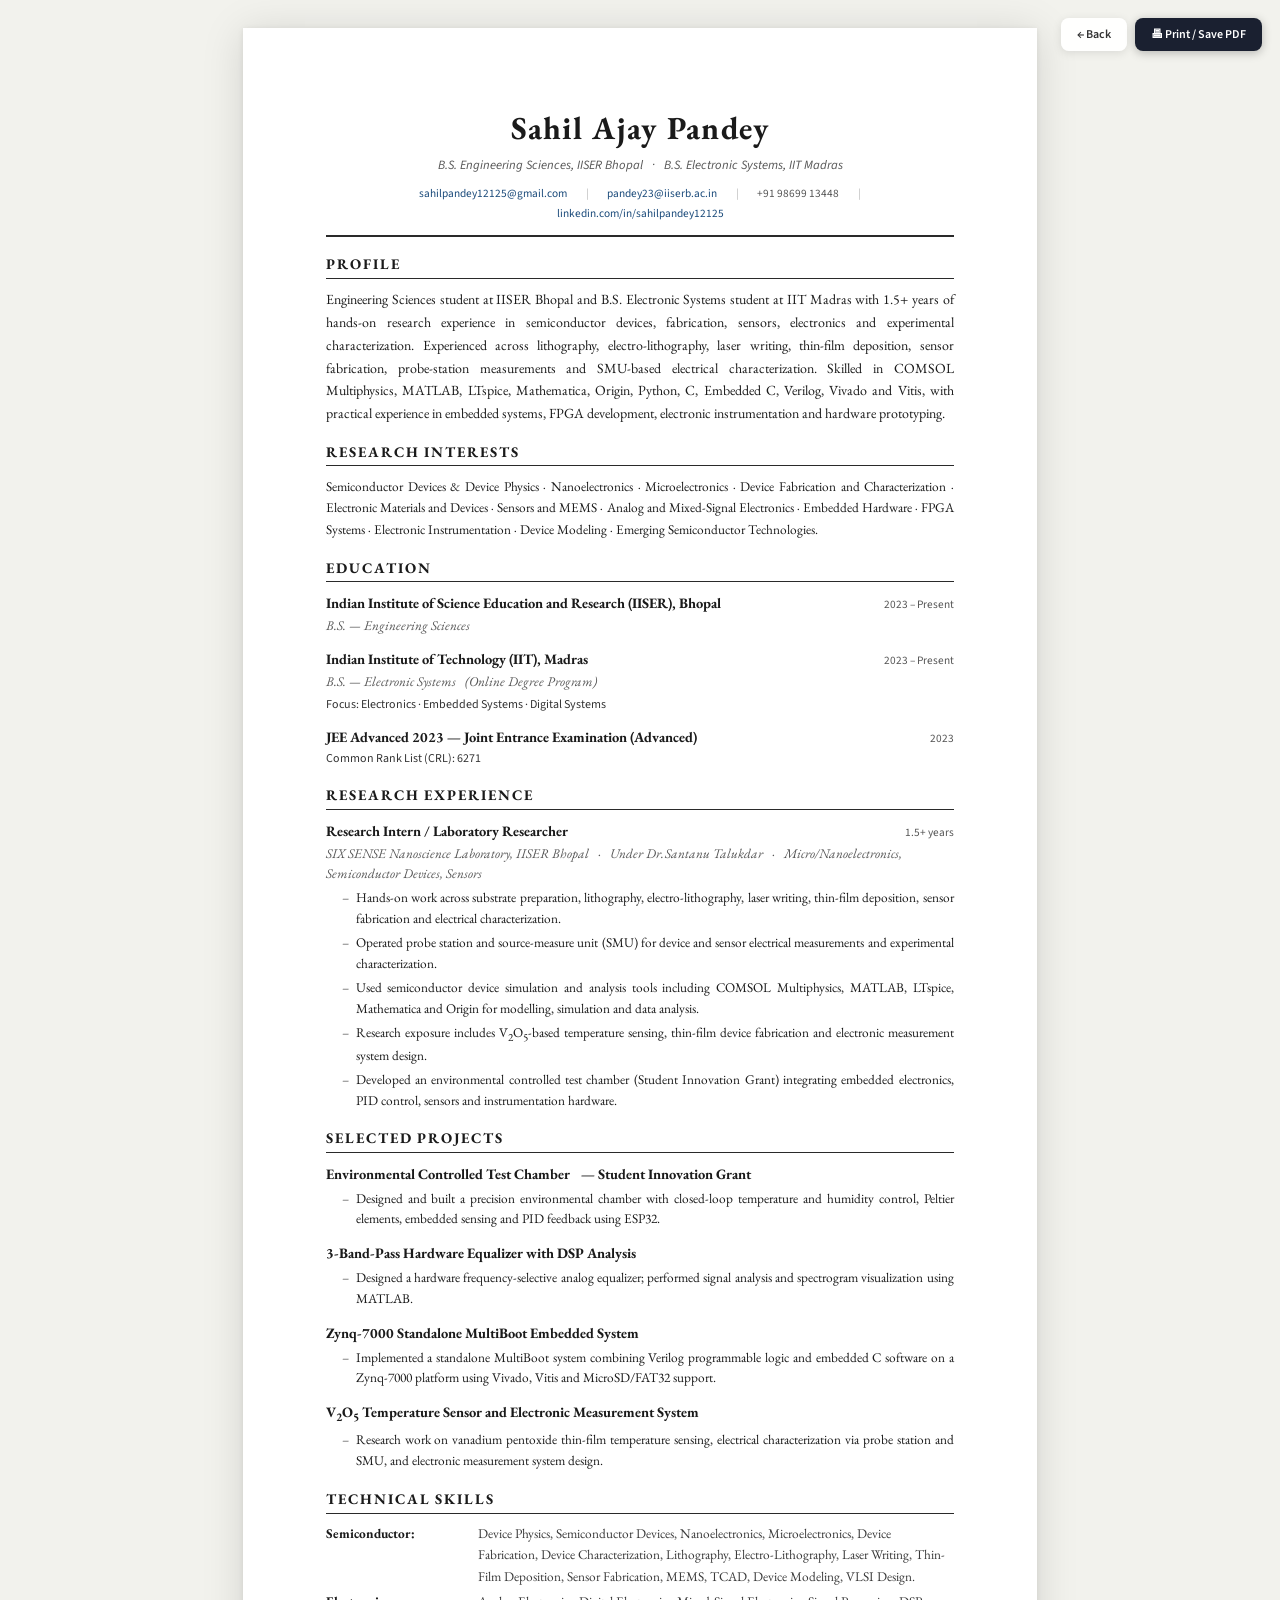
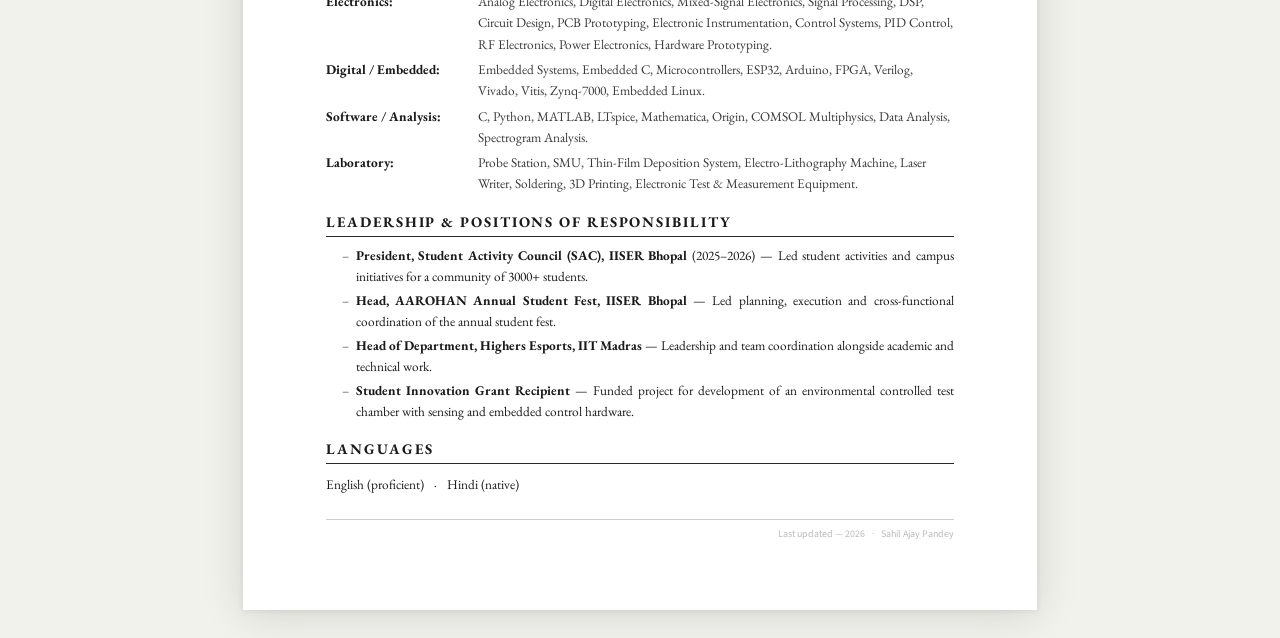
<file: cv.html>
<!DOCTYPE html>
<html lang="en">

<head>
    <meta charset="UTF-8">
    <meta name="viewport" content="width=device-width, initial-scale=1.0">
    <title>Sahil Ajay Pandey | Research CV</title>
    <link rel="preconnect" href="https://fonts.googleapis.com">
    <link rel="preconnect" href="https://fonts.gstatic.com" crossorigin>
    <link
        href="https://fonts.googleapis.com/css2?family=EB+Garamond:ital,wght@0,400;0,500;0,600;0,700;1,400;1,600&family=Source+Sans+3:ital,wght@0,300;0,400;0,600;0,700;1,400&display=swap"
        rel="stylesheet">
    <style>
        @page {
            size: A4;
            margin: 18mm 20mm;
        }

        :root {
            --ink: #1a1a1a;
            --muted: #555;
            --accent: #1a4a7a;
            --rule: #2a2a2a;
            --bg: #f2f2ed;
            --paper: #ffffff;
            --serif: "EB Garamond", "Times New Roman", Georgia, serif;
            --sans: "Source Sans 3", "Helvetica Neue", Arial, sans-serif;
        }

        * {
            box-sizing: border-box;
            margin: 0;
            padding: 0;
        }

        body {
            background: var(--bg);
            color: var(--ink);
            font-family: var(--serif);
            font-size: 10.8pt;
            line-height: 1.52;
            -webkit-print-color-adjust: exact;
            print-color-adjust: exact;
        }

        .cv-page {
            width: 210mm;
            max-width: 100%;
            min-height: 297mm;
            margin: 28px auto;
            background: var(--paper);
            padding: 20mm 22mm 18mm;
            box-shadow: 0 4px 40px rgba(0, 0, 0, .13), 0 1px 6px rgba(0, 0, 0, .08);
            position: relative;
        }

        /* Header */
        .cv-header {
            text-align: center;
            padding-bottom: 10pt;
            margin-bottom: 11pt;
            border-bottom: 1.8pt solid var(--rule);
        }

        .cv-name {
            font-family: var(--serif);
            font-size: 24pt;
            font-weight: 700;
            letter-spacing: .04em;
            color: var(--ink);
            margin-bottom: 3pt;
        }

        .cv-inst {
            font-family: var(--sans);
            font-size: 9.5pt;
            color: var(--muted);
            font-style: italic;
            margin-bottom: 7pt;
        }

        .cv-contacts {
            font-family: var(--sans);
            font-size: 8.5pt;
            color: var(--muted);
            display: flex;
            flex-wrap: wrap;
            justify-content: center;
            gap: 2pt 14pt;
        }

        .cv-contacts a {
            color: var(--accent);
            text-decoration: none;
        }

        .cv-sep {
            color: #bbb;
        }

        /* Sections */
        .cv-section {
            margin-top: 12pt;
        }

        .cv-stitle {
            font-family: var(--serif);
            font-size: 11pt;
            font-weight: 700;
            letter-spacing: .13em;
            text-transform: uppercase;
            color: var(--ink);
            border-bottom: .8pt solid var(--rule);
            padding-bottom: 2pt;
            margin-bottom: 7pt;
        }

        /* Profile */
        .cv-profile {
            font-family: var(--serif);
            font-size: 10.5pt;
            color: var(--ink);
            line-height: 1.62;
            text-align: justify;
        }

        /* Entry */
        .cv-entry {
            margin-bottom: 9pt;
        }

        .cv-ehead {
            display: flex;
            justify-content: space-between;
            align-items: baseline;
            gap: 8pt;
        }

        .cv-etitle {
            font-family: var(--serif);
            font-size: 10.8pt;
            font-weight: 700;
            color: var(--ink);
            flex: 1;
        }

        .cv-edate {
            font-family: var(--sans);
            font-size: 8.5pt;
            color: var(--muted);
            white-space: nowrap;
            flex-shrink: 0;
        }

        .cv-esub {
            font-family: var(--serif);
            font-size: 10pt;
            font-style: italic;
            color: var(--muted);
            margin: 1.5pt 0 3pt;
        }

        .cv-egrade {
            font-family: var(--sans);
            font-size: 9pt;
            color: #333;
            margin-top: 1.5pt;
        }

        /* Bullets */
        .cv-bul {
            margin: 3pt 0 0 12pt;
            padding: 0;
            list-style: none;
        }

        .cv-bul li {
            font-family: var(--serif);
            font-size: 10pt;
            color: var(--ink);
            line-height: 1.56;
            margin-bottom: 2.5pt;
            padding-left: 10pt;
            position: relative;
            text-align: justify;
        }

        .cv-bul li::before {
            content: "\2013";
            position: absolute;
            left: 0;
            color: var(--muted);
        }

        /* Skills */
        .cv-skills {
            font-family: var(--serif);
            font-size: 10pt;
            color: var(--ink);
            line-height: 1.6;
        }

        .cv-srow {
            display: flex;
            gap: 6pt;
            margin-bottom: 3pt;
            align-items: baseline;
        }

        .cv-slabel {
            font-weight: 700;
            white-space: nowrap;
            min-width: 108pt;
            flex-shrink: 0;
        }

        .cv-slist {
            color: #3a3a3a;
        }

        /* Interests */
        .cv-ints {
            font-family: var(--serif);
            font-size: 10pt;
            color: var(--ink);
            line-height: 1.62;
            text-align: justify;
        }

        /* Footer */
        .cv-foot {
            margin-top: 18pt;
            border-top: .5pt solid #ccc;
            padding-top: 5pt;
            text-align: right;
            font-family: var(--sans);
            font-size: 7.5pt;
            color: #bbb;
        }

        /* Toolbar */
        .toolbar {
            position: fixed;
            top: 18px;
            right: 18px;
            display: flex;
            gap: 8px;
            z-index: 100;
        }

        .toolbar button {
            padding: 8px 16px;
            border-radius: 8px;
            border: none;
            font-family: var(--sans);
            font-size: 12px;
            font-weight: 600;
            cursor: pointer;
            transition: .2s;
        }

        .tbtn-print {
            background: #1a2030;
            color: #fff;
            box-shadow: 0 2px 10px rgba(0, 0, 0, .25);
        }

        .tbtn-print:hover {
            background: #2a3050;
        }

        .tbtn-back {
            background: rgba(255, 255, 255, .95);
            color: #333;
            border: 1px solid #ddd;
            box-shadow: 0 2px 10px rgba(0, 0, 0, .1);
        }

        .tbtn-back:hover {
            background: #f0f0f0;
        }

        @media print {
            body {
                background: #fff;
                font-size: 10.5pt;
            }

            .cv-page {
                margin: 0;
                box-shadow: none;
                padding: 12mm 15mm;
                width: 100%;
                min-height: auto;
            }

            .toolbar {
                display: none;
            }
        }

        @media(max-width:800px) {
            .cv-page {
                padding: 22px 16px;
                margin: 0;
                box-shadow: none;
                width: 100%;
                min-height: auto;
            }

            .cv-ehead {
                flex-direction: column;
                gap: 1pt;
            }

            .cv-srow {
                flex-direction: column;
                gap: 1pt;
            }

            .cv-slabel {
                min-width: unset;
            }

            .toolbar {
                position: fixed;
                top: auto;
                bottom: 14px;
                right: 10px;
                left: 10px;
                justify-content: center;
            }
        }
    </style>
</head>

<body>

    <div class="toolbar">
        <button class="tbtn-back" onclick="window.history.back();">&#8592; Back</button>
        <button class="tbtn-print" onclick="window.print();">&#128438; Print / Save PDF</button>
    </div>

    <div class="cv-page">

        <!-- Header -->
        <div class="cv-header">
            <div class="cv-name">Sahil Ajay Pandey</div>
            <div class="cv-inst">B.S. Engineering Sciences, IISER Bhopal &ensp;&middot;&ensp; B.S. Electronic Systems,
                IIT Madras</div>
            <div class="cv-contacts">
                <span><a href="mailto:sahilpandey12125@gmail.com">sahilpandey12125@gmail.com</a></span>
                <span class="cv-sep">|</span>
                <span><a href="mailto:pandey23@iiserb.ac.in">pandey23@iiserb.ac.in</a></span>
                <span class="cv-sep">|</span>
                <span>+91&nbsp;98699&nbsp;13448</span>
                <span class="cv-sep">|</span>
                <span><a href="https://www.linkedin.com/in/sahilpandey12125"
                        target="_blank">linkedin.com/in/sahilpandey12125</a></span>
            </div>
        </div>

        <!-- Profile -->
        <div class="cv-section">
            <div class="cv-stitle">Profile</div>
            <div class="cv-profile">
                Engineering Sciences student at IISER Bhopal and B.S. Electronic Systems student at IIT Madras
                with 1.5+ years of hands-on research experience in semiconductor devices, fabrication, sensors,
                electronics and experimental characterization. Experienced across lithography, electro-lithography,
                laser writing, thin-film deposition, sensor fabrication, probe-station measurements and SMU-based
                electrical characterization. Skilled in COMSOL Multiphysics, MATLAB, LTspice, Mathematica, Origin,
                Python, C, Embedded C, Verilog, Vivado and Vitis, with practical experience in embedded systems,
                FPGA development, electronic instrumentation and hardware prototyping.
            </div>
        </div>

        <!-- Research Interests -->
        <div class="cv-section">
            <div class="cv-stitle">Research Interests</div>
            <div class="cv-ints">
                Semiconductor Devices &amp; Device Physics &middot; Nanoelectronics &middot; Microelectronics &middot;
                Device Fabrication and Characterization &middot; Electronic Materials and Devices &middot;
                Sensors and MEMS &middot; Analog and Mixed-Signal Electronics &middot; Embedded Hardware &middot;
                FPGA Systems &middot; Electronic Instrumentation &middot; Device Modeling &middot;
                Emerging Semiconductor Technologies.
            </div>
        </div>

        <!-- Education -->
        <div class="cv-section">
            <div class="cv-stitle">Education</div>

            <div class="cv-entry">
                <div class="cv-ehead">
                    <div class="cv-etitle">Indian Institute of Science Education and Research (IISER), Bhopal</div>
                    <div class="cv-edate">2023 &ndash; Present</div>
                </div>
                <div class="cv-esub">B.S. &mdash; Engineering Sciences</div>
            </div>

            <div class="cv-entry">
                <div class="cv-ehead">
                    <div class="cv-etitle">Indian Institute of Technology (IIT), Madras</div>
                    <div class="cv-edate">2023 &ndash; Present</div>
                </div>
                <div class="cv-esub">B.S. &mdash; Electronic Systems &ensp;(Online Degree Program)</div>
                <div class="cv-egrade">Focus: Electronics &middot; Embedded Systems &middot; Digital Systems</div>
            </div>

            <div class="cv-entry">
                <div class="cv-ehead">
                    <div class="cv-etitle">JEE Advanced 2023 &mdash; Joint Entrance Examination (Advanced)</div>
                    <div class="cv-edate">2023</div>
                </div>
                <div class="cv-egrade">Common Rank List (CRL): 6271</div>
            </div>
        </div>

        <!-- Research Experience -->
        <div class="cv-section">
            <div class="cv-stitle">Research Experience</div>

            <div class="cv-entry">
                <div class="cv-ehead">
                    <div class="cv-etitle">Research Intern / Laboratory Researcher</div>
                    <div class="cv-edate">1.5+ years</div>
                </div>
                <div class="cv-esub">
                    SIX SENSE Nanoscience Laboratory, IISER Bhopal &ensp;&middot;&ensp;
                    Under Dr.&thinsp;Santanu Talukdar &ensp;&middot;&ensp;
                    Micro/Nanoelectronics, Semiconductor Devices, Sensors
                </div>
                <ul class="cv-bul">
                    <li>Hands-on work across substrate preparation, lithography, electro-lithography, laser writing,
                        thin-film deposition, sensor fabrication and electrical characterization.</li>
                    <li>Operated probe station and source-measure unit (SMU) for device and sensor electrical
                        measurements and experimental characterization.</li>
                    <li>Used semiconductor device simulation and analysis tools including COMSOL Multiphysics, MATLAB,
                        LTspice, Mathematica and Origin for modelling, simulation and data analysis.</li>
                    <li>Research exposure includes V<sub>2</sub>O<sub>5</sub>-based temperature sensing, thin-film
                        device
                        fabrication and electronic measurement system design.</li>
                    <li>Developed an environmental controlled test chamber (Student Innovation Grant) integrating
                        embedded electronics, PID control, sensors and instrumentation hardware.</li>
                </ul>
            </div>
        </div>

        <!-- Selected Projects -->
        <div class="cv-section">
            <div class="cv-stitle">Selected Projects</div>

            <div class="cv-entry">
                <div class="cv-ehead">
                    <div class="cv-etitle">Environmental Controlled Test Chamber &ensp;&mdash; Student Innovation Grant
                    </div>
                </div>
                <ul class="cv-bul">
                    <li>Designed and built a precision environmental chamber with closed-loop temperature and humidity
                        control, Peltier elements, embedded sensing and PID feedback using ESP32.</li>
                </ul>
            </div>

            <div class="cv-entry">
                <div class="cv-ehead">
                    <div class="cv-etitle">3-Band-Pass Hardware Equalizer with DSP Analysis</div>
                </div>
                <ul class="cv-bul">
                    <li>Designed a hardware frequency-selective analog equalizer; performed signal analysis and
                        spectrogram visualization using MATLAB.</li>
                </ul>
            </div>

            <div class="cv-entry">
                <div class="cv-ehead">
                    <div class="cv-etitle">Zynq-7000 Standalone MultiBoot Embedded System</div>
                </div>
                <ul class="cv-bul">
                    <li>Implemented a standalone MultiBoot system combining Verilog programmable logic and embedded C
                        software on a Zynq-7000 platform using Vivado, Vitis and MicroSD/FAT32 support.</li>
                </ul>
            </div>

            <div class="cv-entry">
                <div class="cv-ehead">
                    <div class="cv-etitle">V<sub>2</sub>O<sub>5</sub> Temperature Sensor and Electronic Measurement
                        System</div>
                </div>
                <ul class="cv-bul">
                    <li>Research work on vanadium pentoxide thin-film temperature sensing, electrical characterization
                        via probe station and SMU, and electronic measurement system design.</li>
                </ul>
            </div>
        </div>

        <!-- Technical Skills -->
        <div class="cv-section">
            <div class="cv-stitle">Technical Skills</div>
            <div class="cv-skills">
                <div class="cv-srow">
                    <span class="cv-slabel">Semiconductor:</span>
                    <span class="cv-slist">Device Physics, Semiconductor Devices, Nanoelectronics, Microelectronics,
                        Device Fabrication, Device Characterization, Lithography, Electro-Lithography, Laser Writing,
                        Thin-Film Deposition, Sensor Fabrication, MEMS, TCAD, Device Modeling, VLSI Design.</span>
                </div>
                <div class="cv-srow">
                    <span class="cv-slabel">Electronics:</span>
                    <span class="cv-slist">Analog Electronics, Digital Electronics, Mixed-Signal Electronics, Signal
                        Processing, DSP, Circuit Design, PCB Prototyping, Electronic Instrumentation, Control Systems,
                        PID Control, RF Electronics, Power Electronics, Hardware Prototyping.</span>
                </div>
                <div class="cv-srow">
                    <span class="cv-slabel">Digital / Embedded:</span>
                    <span class="cv-slist">Embedded Systems, Embedded C, Microcontrollers, ESP32, Arduino, FPGA,
                        Verilog, Vivado, Vitis, Zynq-7000, Embedded Linux.</span>
                </div>
                <div class="cv-srow">
                    <span class="cv-slabel">Software / Analysis:</span>
                    <span class="cv-slist">C, Python, MATLAB, LTspice, Mathematica, Origin, COMSOL Multiphysics,
                        Data Analysis, Spectrogram Analysis.</span>
                </div>
                <div class="cv-srow">
                    <span class="cv-slabel">Laboratory:</span>
                    <span class="cv-slist">Probe Station, SMU, Thin-Film Deposition System, Electro-Lithography
                        Machine, Laser Writer, Soldering, 3D Printing, Electronic Test &amp; Measurement
                        Equipment.</span>
                </div>
            </div>
        </div>

        <!-- Leadership -->
        <div class="cv-section">
            <div class="cv-stitle">Leadership &amp; Positions of Responsibility</div>
            <ul class="cv-bul">
                <li>
                    <strong>President, Student Activity Council (SAC), IISER Bhopal</strong> (2025&ndash;2026)
                    &mdash; Led student activities and campus initiatives for a community of 3000+ students.
                </li>
                <li>
                    <strong>Head, AAROHAN Annual Student Fest, IISER Bhopal</strong>
                    &mdash; Led planning, execution and cross-functional coordination of the annual student fest.
                </li>
                <li>
                    <strong>Head of Department, Highers Esports, IIT Madras</strong>
                    &mdash; Leadership and team coordination alongside academic and technical work.
                </li>
                <li>
                    <strong>Student Innovation Grant Recipient</strong>
                    &mdash; Funded project for development of an environmental controlled test chamber with sensing
                    and embedded control hardware.
                </li>
            </ul>
        </div>

        <!-- Languages -->
        <div class="cv-section">
            <div class="cv-stitle">Languages</div>
            <div class="cv-ints">English (proficient) &ensp;&middot;&ensp; Hindi (native)</div>
        </div>

        <!-- Footer -->
        <div class="cv-foot">
            Last updated &mdash; 2026 &ensp;&middot;&ensp; Sahil Ajay Pandey
        </div>

    </div>
</body>

</html>
</file>
<file: styles.css>
@import url('https://fonts.googleapis.com/css2?family=Inter:wght@300;400;500;600;700;800;900&family=Space+Grotesk:wght@400;500;600;700&display=swap');

:root {
  --bg:      #090b0f;
  --bg-2:    #0d1016;
  --panel:   #11151c;
  --panel-2: #151a22;
  --text:    #f3f6f8;
  --muted:   #9aa5b1;
  --line:    rgba(255,255,255,.10);
  --accent:  #72f5c6;
  --accent-2:#83b7ff;
  --accent-3:#ffd166;
  --max:     1180px;
  --radius:  22px;
  --shadow:  0 30px 80px rgba(0,0,0,.35);
}

*{box-sizing:border-box;margin:0;padding:0;}
html{scroll-behavior:smooth;}
body{
  font-family:'Inter',ui-sans-serif,system-ui,-apple-system,sans-serif;
  color:var(--text);
  background:
    radial-gradient(circle at 78% 8%,  rgba(114,245,198,.07), transparent 30%),
    radial-gradient(circle at 18% 25%, rgba(131,183,255,.05), transparent 27%),
    radial-gradient(circle at 50% 80%, rgba(255,209,102,.03), transparent 20%),
    var(--bg);
  line-height:1.65;
  overflow-x:hidden;
  cursor:none;
}
body.menu-open{overflow:hidden;}
a{color:inherit;text-decoration:none;}
button,a{-webkit-tap-highlight-color:transparent;}
button{font:inherit;}

/* ─── Noise overlay ─── */
.site-noise{
  pointer-events:none;position:fixed;inset:0;z-index:9998;opacity:.032;
  background-image:radial-gradient(rgba(255,255,255,.7) .6px,transparent .6px);
  background-size:4px 4px;
}

/* ─── Progress bar ─── */
.progress-bar{
  position:fixed;z-index:10001;left:0;top:0;width:0;height:2px;
  background:linear-gradient(90deg,var(--accent),var(--accent-2),var(--accent-3));
  box-shadow:0 0 18px rgba(114,245,198,.7);
  transition:width .1s linear;
}

/* ─── Canvases ─── */
#rippleCanvas,#particleCanvas{
  position:fixed;inset:0;pointer-events:none;z-index:9997;
}
#particleCanvas{z-index:1;}
#rippleCanvas{z-index:9997;}

/* ─── Custom cursor ─── */
.cursor{
  position:fixed;width:8px;height:8px;border-radius:50%;
  background:var(--accent);pointer-events:none;z-index:99999;
  transform:translate(-50%,-50%);
  transition:width .15s,height .15s,background .15s;
  box-shadow:0 0 12px rgba(114,245,198,.8);
}
.cursor-ring{
  position:fixed;width:36px;height:36px;border-radius:50%;
  border:1.5px solid rgba(114,245,198,.45);pointer-events:none;z-index:99998;
  transform:translate(-50%,-50%);
  transition:transform .08s ease,width .2s,height .2s,border-color .2s,opacity .2s;
}
body:has(a:hover) .cursor,body:has(button:hover) .cursor{width:14px;height:14px;background:var(--accent-2);}
body:has(a:hover) .cursor-ring,body:has(button:hover) .cursor-ring{width:52px;height:52px;border-color:rgba(131,183,255,.55);}

/* ─── Container / Sections ─── */
.container{width:min(var(--max),calc(100% - 48px));margin:0 auto;}
.section{padding:120px 0;position:relative;}
.section-alt{
  background:linear-gradient(180deg,rgba(255,255,255,.015),rgba(255,255,255,.03));
  border-block:1px solid rgba(255,255,255,.04);
}
.section-dark{background:#07090d;border-block:1px solid rgba(255,255,255,.06);}

/* ─── Nav ─── */
.nav-wrap{
  position:fixed;inset:0 0 auto;z-index:1000;
  background:rgba(9,11,15,.72);
  backdrop-filter:blur(22px) saturate(180%);
  border-bottom:1px solid rgba(255,255,255,.06);
  transition:background .3s;
}
.nav-wrap.scrolled{background:rgba(9,11,15,.92);}
.nav{min-height:76px;display:flex;align-items:center;justify-content:space-between;gap:24px;}
.brand{display:inline-flex;align-items:center;gap:12px;font-weight:800;letter-spacing:-.02em;}
.brand-mark{width:25px;height:25px;display:grid;grid-template-columns:repeat(3,1fr);gap:3px;transform:skew(-8deg);}
.brand-mark span{background:var(--accent);border-radius:3px;}
.brand-mark span:nth-child(2){background:var(--accent-2);transform:translateY(4px);}
.brand-mark span:nth-child(3){background:var(--accent-3);transform:translateY(8px);}
.nav-links{display:flex;align-items:center;gap:24px;}
.nav-links a{color:#abb5bf;font-size:13.5px;font-weight:500;transition:color .2s,transform .2s;position:relative;}
.nav-links a::after{content:'';position:absolute;left:0;bottom:-3px;width:0;height:1.5px;background:var(--accent);transition:width .25s ease;}
.nav-links a:hover{color:#fff;}
.nav-links a:hover::after{width:100%;}
.nav-lab-link{color:var(--accent)!important;display:flex;align-items:center;gap:6px;font-weight:700;border:1px solid rgba(114,245,198,.25);border-radius:99px;padding:5px 12px!important;background:rgba(114,245,198,.05);}
.nav-lab-link:hover{background:rgba(114,245,198,.12)!important;border-color:rgba(114,245,198,.5)!important;}
.lab-dot{width:6px;height:6px;border-radius:50%;background:var(--accent);display:inline-block;animation:blink 1.4s ease-in-out infinite;}
@keyframes blink{0%,100%{opacity:1;}50%{opacity:.3;}}
.nav-toggle{display:none;width:42px;height:42px;border:1px solid var(--line);border-radius:12px;background:rgba(255,255,255,.04);color:white;cursor:none;}
.nav-toggle span{display:block;width:18px;height:1.5px;background:#fff;margin:4px auto;transition:.2s;}

/* ─── Hero ─── */
.hero{min-height:100vh;padding-top:145px;display:grid;align-items:center;position:relative;}
.hero::before{
  content:"";position:absolute;inset:0;
  background-image:
    linear-gradient(rgba(255,255,255,.022) 1px,transparent 1px),
    linear-gradient(90deg,rgba(255,255,255,.022) 1px,transparent 1px);
  background-size:64px 64px;
  mask-image:linear-gradient(to bottom,#000 0%,transparent 75%);
  pointer-events:none;
}
.hero-grid{display:grid;grid-template-columns:1.08fr .92fr;gap:72px;align-items:center;position:relative;}

.eyebrow,.kicker{color:var(--accent);text-transform:uppercase;letter-spacing:.16em;font-size:11px;font-weight:800;}
.eyebrow{display:inline-flex;gap:10px;align-items:center;margin-bottom:22px;}
.dot{width:7px;height:7px;border-radius:50%;background:var(--accent);box-shadow:0 0 16px rgba(114,245,198,.9);}
.dot.pulse{animation:dotPulse 2s ease-in-out infinite;}
@keyframes dotPulse{0%,100%{box-shadow:0 0 12px rgba(114,245,198,.9);}50%{box-shadow:0 0 24px rgba(114,245,198,.3),0 0 40px rgba(114,245,198,.15);}}

h1{font-size:clamp(44px,5.5vw,80px);line-height:1.02;letter-spacing:-.05em;margin:0 0 24px;font-weight:900;font-family:'Space Grotesk',sans-serif;}
h1 span,em{color:var(--accent);font-style:normal;}
.gradient-text{
  background:linear-gradient(90deg,var(--accent),var(--accent-2),var(--accent-3));
  -webkit-background-clip:text;-webkit-text-fill-color:transparent;background-clip:text;
  display:inline-block;min-height:1.2em;
}
.hero-text{max-width:620px;color:#a8b2bc;font-size:16.5px;line-height:1.85;margin:0;}
.hero-text strong{color:#e8edf2;}
.hero-actions{display:flex;flex-wrap:wrap;gap:12px;margin-top:32px;}

/* Buttons */
.btn{
  display:inline-flex;align-items:center;gap:14px;padding:13px 20px;
  border-radius:13px;border:1px solid var(--line);font-size:14px;font-weight:700;
  transition:transform .25s cubic-bezier(.34,1.56,.64,1),border-color .2s,background .2s,box-shadow .2s;
  cursor:none;position:relative;overflow:hidden;
}
.btn::before{
  content:'';position:absolute;inset:0;
  background:radial-gradient(circle at 50% 50%,rgba(255,255,255,.12),transparent 70%);
  opacity:0;transition:opacity .3s;
}
.btn:hover::before{opacity:1;}
.btn:hover{transform:translateY(-3px);border-color:rgba(114,245,198,.4);box-shadow:0 8px 30px rgba(0,0,0,.3);}
.btn-primary{background:var(--accent);color:#051a13;border-color:transparent;box-shadow:0 0 28px rgba(114,245,198,.22);}
.btn-primary:hover{box-shadow:0 0 40px rgba(114,245,198,.35),0 10px 30px rgba(0,0,0,.25);}
.btn-ghost{background:rgba(255,255,255,.04);}

/* Hero meta */
.hero-meta{display:flex;flex-wrap:wrap;gap:28px;margin-top:52px;padding-top:28px;border-top:1px solid rgba(255,255,255,.07);}
.stat-counter{min-width:120px;}
.stat-counter span{display:block;color:#75808b;font-size:10px;text-transform:uppercase;letter-spacing:.14em;margin-bottom:4px;}
.stat-counter strong{font-size:13px;font-weight:700;}

/* ─── Chip scene ─── */
.chip-scene{min-height:520px;position:relative;display:grid;place-items:center;}
.circuit-ring{position:absolute;border:1px solid rgba(114,245,198,.12);border-radius:50%;transform:rotate(12deg);animation:ringRotate 18s linear infinite;}
.ring-1{width:440px;height:440px;}
.ring-2{width:600px;height:255px;border-color:rgba(131,183,255,.09);animation-direction:reverse;animation-duration:28s;}
@keyframes ringRotate{to{transform:rotate(372deg);}}
.ring-1::after,.ring-2::after{content:"";position:absolute;inset:11%;border:1px dashed rgba(255,255,255,.07);border-radius:inherit;}

/* Orbit particles */
.orbit-particle{
  position:absolute;width:6px;height:6px;border-radius:50%;
  background:var(--accent);box-shadow:0 0 10px rgba(114,245,198,.8);
}
.op-1{animation:orbit1 8s linear infinite;}
.op-2{animation:orbit2 12s linear infinite;background:var(--accent-2);box-shadow:0 0 10px rgba(131,183,255,.8);}
.op-3{animation:orbit3 16s linear infinite;background:var(--accent-3);box-shadow:0 0 10px rgba(255,209,102,.8);}
@keyframes orbit1{from{transform:rotate(0deg) translateX(210px);}to{transform:rotate(360deg) translateX(210px);}}
@keyframes orbit2{from{transform:rotate(120deg) translateX(230px);}to{transform:rotate(480deg) translateX(230px);}}
@keyframes orbit3{from{transform:rotate(240deg) translateX(190px);}to{transform:rotate(600deg) translateX(190px);}}

.chip-shadow{position:absolute;width:290px;height:80px;border-radius:50%;background:rgba(0,0,0,.6);filter:blur(35px);transform:translateY(180px);}
.chip{
  position:relative;width:280px;height:280px;border-radius:26px;
  border:1px solid rgba(255,255,255,.17);
  background:linear-gradient(145deg,#1c2330,#0c1016);
  box-shadow:inset 0 0 0 10px rgba(255,255,255,.015),0 50px 120px rgba(0,0,0,.5);
  transform:rotate(-3deg);
  animation:chipFloat 5s ease-in-out infinite;
  cursor:none;
}
@keyframes chipFloat{0%,100%{transform:rotate(-3deg) translateY(0);}50%{transform:rotate(-3deg) translateY(-10px);}}
.chip:hover{animation-play-state:paused;transform:rotate(-1deg) scale(1.03)!important;transition:transform .4s cubic-bezier(.34,1.56,.64,1);box-shadow:0 0 60px rgba(114,245,198,.12),0 50px 120px rgba(0,0,0,.5);}
.chip-grid{position:absolute;inset:28px;border-radius:16px;background-image:linear-gradient(rgba(255,255,255,.045) 1px,transparent 1px),linear-gradient(90deg,rgba(255,255,255,.045) 1px,transparent 1px);background-size:18px 18px;}
.chip-scanline{position:absolute;inset:0;border-radius:26px;overflow:hidden;pointer-events:none;}
.chip-scanline::after{content:"";position:absolute;left:0;right:0;height:3px;background:linear-gradient(90deg,transparent,rgba(114,245,198,.25),transparent);animation:scan 3s linear infinite;top:0;}
@keyframes scan{from{top:0;}to{top:100%;}}
.chip-core{
  position:absolute;left:50%;top:50%;transform:translate(-50%,-50%);
  width:130px;height:130px;border-radius:20px;display:grid;place-items:center;align-content:center;
  background:radial-gradient(circle at 35% 25%,rgba(114,245,198,.22),transparent 50%),#0d1518;
  border:1px solid rgba(114,245,198,.42);
  box-shadow:0 0 60px rgba(114,245,198,.15);
}
.chip-core span{font-size:36px;font-weight:900;letter-spacing:-.06em;color:var(--accent);font-family:'Space Grotesk',sans-serif;}
.chip-core small{color:#82908c;font-size:8px;letter-spacing:.22em;margin-top:2px;}
.chip-pulse{position:absolute;inset:-8px;border-radius:26px;border:1px solid rgba(114,245,198,.3);animation:chipPulse 2.5s ease-in-out infinite;}
@keyframes chipPulse{0%,100%{opacity:.5;transform:scale(1);}50%{opacity:.1;transform:scale(1.08);}}
.chip-traces{position:absolute;inset:0;pointer-events:none;}
.pin{position:absolute;width:28px;height:7px;background:linear-gradient(90deg,#7d8b99,#3e4752);border-radius:99px;box-shadow:0 0 9px rgba(255,255,255,.06);}
.pin-t-1{top:-10px;left:52px;}.pin-t-2{top:-10px;left:98px;}.pin-t-3{top:-10px;right:98px;}.pin-t-4{top:-10px;right:52px;}
.pin-b-1{bottom:-10px;left:52px;}.pin-b-2{bottom:-10px;left:98px;}.pin-b-3{bottom:-10px;right:98px;}.pin-b-4{bottom:-10px;right:52px;}
.pin-l-1{left:-10px;top:52px;transform:rotate(90deg);}.pin-l-2{left:-10px;top:98px;transform:rotate(90deg);}
.pin-l-3{left:-10px;bottom:98px;transform:rotate(90deg);}.pin-l-4{left:-10px;bottom:52px;transform:rotate(90deg);}
.pin-r-1{right:-10px;top:52px;transform:rotate(90deg);}.pin-r-2{right:-10px;top:98px;transform:rotate(90deg);}
.pin-r-3{right:-10px;bottom:98px;transform:rotate(90deg);}.pin-r-4{right:-10px;bottom:52px;transform:rotate(90deg);}
.floating-tag{
  position:absolute;padding:7px 10px;font-size:9px;font-weight:800;letter-spacing:.15em;
  border:1px solid rgba(255,255,255,.1);border-radius:8px;
  background:rgba(10,13,18,.78);backdrop-filter:blur(12px);color:#b6c2cc;
  animation:tagFloat 6s ease-in-out infinite;
}
.tag-a{left:4%;top:22%;animation-delay:0s;}
.tag-b{right:-5%;top:42%;animation-delay:1.5s;}
.tag-c{left:8%;bottom:18%;animation-delay:3s;}
.tag-d{right:5%;bottom:26%;animation-delay:4.5s;}
@keyframes tagFloat{0%,100%{transform:translateY(0);}50%{transform:translateY(-6px);}}
.scroll-cue{
  position:absolute;left:50%;bottom:28px;transform:translateX(-50%);
  color:#65707b;font-size:9px;font-weight:800;letter-spacing:.18em;
  display:flex;gap:12px;align-items:center;animation:scrollBounce 2s ease-in-out infinite;
}
.scroll-cue span{color:var(--accent);font-size:16px;}
@keyframes scrollBounce{0%,100%{transform:translateX(-50%) translateY(0);}50%{transform:translateX(-50%) translateY(5px);}}

/* ─── Two-col layout ─── */
.two-col{display:grid;grid-template-columns:.78fr 1.22fr;gap:80px;align-items:start;}
.section-heading{max-width:620px;}
.section-heading.centered{margin:0 auto 58px;text-align:center;}
.section-number{display:inline-block;padding:5px 9px;border-radius:8px;border:1px solid rgba(114,245,198,.22);color:var(--accent);font-size:10px;font-weight:800;letter-spacing:.1em;margin-bottom:14px;}
.section-heading h2{margin:10px 0 0;font-size:clamp(36px,4.2vw,58px);line-height:1.05;letter-spacing:-.044em;font-family:'Space Grotesk',sans-serif;font-weight:700;}
.section-intro{max-width:700px;margin:18px auto 0;color:#87929e;line-height:1.8;}

/* About */
.about-copy{color:#a6b0ba;font-size:15.5px;}
.about-copy p{margin:0 0 20px;}
.about-copy .lead{color:#d7dde2;font-size:18px;line-height:1.78;font-weight:400;}
.about-highlights{display:grid;grid-template-columns:repeat(3,1fr);gap:10px;margin-top:28px;}
.highlight{padding:18px;background:rgba(255,255,255,.03);border:1px solid var(--line);border-radius:14px;transition:.25s ease;}
.highlight.glow-hover:hover{border-color:rgba(114,245,198,.28);background:rgba(114,245,198,.04);transform:translateY(-2px);}
.highlight strong{display:block;font-size:13px;color:#fff;margin-bottom:2px;}
.highlight span{color:#71808b;font-size:11px;}

/* Lab link card */
.lab-link-card{
  display:flex;align-items:center;gap:16px;margin-top:28px;
  padding:18px 20px;border:1px solid rgba(114,245,198,.22);border-radius:16px;
  background:rgba(114,245,198,.04);transition:.25s ease;
  cursor:none;
}
.lab-link-card:hover{border-color:rgba(114,245,198,.5);background:rgba(114,245,198,.09);transform:translateX(4px);}
.lab-link-icon{width:44px;height:44px;display:grid;place-items:center;border-radius:12px;background:rgba(114,245,198,.1);border:1px solid rgba(114,245,198,.2);color:var(--accent);flex-shrink:0;}
.lab-link-card strong{display:block;font-size:14px;color:#e8edf2;margin-bottom:3px;}
.lab-link-card span{display:block;font-size:11px;color:#7e8d99;}

/* ─── Research grid ─── */
.research-grid{display:grid;grid-template-columns:repeat(3,1fr);gap:14px;}
.research-card{
  padding:26px;border:1px solid var(--line);border-radius:20px;
  background:rgba(255,255,255,.018);min-height:265px;
  transition:transform .28s cubic-bezier(.34,1.56,.64,1),border-color .28s,background .28s,box-shadow .28s;
  position:relative;overflow:hidden;cursor:none;
}
.research-card:hover{transform:translateY(-7px);border-color:rgba(114,245,198,.25);background:rgba(255,255,255,.038);box-shadow:0 20px 50px rgba(0,0,0,.3),0 0 40px rgba(114,245,198,.05);}
.research-card:focus{outline:2px solid rgba(114,245,198,.4);outline-offset:3px;}
.card-icon-wrap{width:38px;height:38px;display:grid;place-items:center;border-radius:10px;background:rgba(114,245,198,.09);border:1px solid rgba(114,245,198,.18);color:var(--accent);margin-bottom:14px;}
.card-number{color:var(--accent);font-size:10px;font-weight:800;letter-spacing:.12em;margin-bottom:20px;}
.research-card h3{font-size:19px;margin:0 0 9px;letter-spacing:-.02em;font-family:'Space Grotesk',sans-serif;}
.research-card p{color:#828d98;font-size:13px;line-height:1.8;margin:0;}
.pill-row,.project-stack,.timeline-tags{display:flex;flex-wrap:wrap;gap:6px;margin-top:16px;}
.pill-row span,.project-stack span,.timeline-tags span{font-size:9px;border:1px solid rgba(255,255,255,.1);padding:5px 8px;border-radius:999px;color:#9ca7b2;background:rgba(255,255,255,.025);}
.card-glow{position:absolute;inset:0;border-radius:20px;background:radial-gradient(circle at 50% 0%,rgba(114,245,198,.07),transparent 60%);opacity:0;transition:opacity .3s;pointer-events:none;}
.research-card:hover .card-glow{opacity:1;}

/* ─── Projects grid ─── */
.projects-grid{display:grid;grid-template-columns:repeat(2,1fr);gap:16px;}
.project-card{
  border-radius:22px;border:1px solid rgba(255,255,255,.09);background:#0e1218;
  display:flex;flex-direction:column;overflow:hidden;
  transition:transform .3s cubic-bezier(.34,1.56,.64,1),border-color .3s,box-shadow .3s;
  cursor:none;
}
.project-card:hover{transform:translateY(-6px);border-color:rgba(114,245,198,.2);box-shadow:0 24px 60px rgba(0,0,0,.35),0 0 40px rgba(114,245,198,.06);}
.project-feature{background:linear-gradient(160deg,rgba(114,245,198,.05),rgba(255,255,255,.012));}
.project-img-wrap{position:relative;overflow:hidden;height:220px;flex-shrink:0;}
.project-img-wrap img{width:100%;height:100%;object-fit:cover;transition:transform .6s ease,filter .6s ease;}
.project-card:hover .project-img-wrap img{transform:scale(1.05);filter:brightness(1.08);}
.project-img-overlay{position:absolute;inset:0;background:linear-gradient(to top,rgba(10,13,18,.9) 0%,rgba(10,13,18,.1) 60%,transparent 100%);display:flex;align-items:flex-end;padding:14px;}
.img-tag{font-size:9px;font-weight:800;letter-spacing:.14em;color:var(--accent);text-transform:uppercase;background:rgba(114,245,198,.12);border:1px solid rgba(114,245,198,.25);padding:5px 9px;border-radius:6px;}
.project-content{padding:24px;display:flex;flex-direction:column;flex:1;}
.project-top{display:flex;justify-content:space-between;align-items:center;color:#68737e;font-size:9px;font-weight:800;letter-spacing:.13em;margin-bottom:12px;}
.project-index{color:var(--accent);}
.project-card h3{font-size:clamp(20px,2.5vw,28px);line-height:1.1;letter-spacing:-.03em;margin:0 0 10px;font-family:'Space Grotesk',sans-serif;font-weight:700;}
.project-card p{color:#89949f;font-size:13px;line-height:1.85;margin:0;}
.project-stack{margin-top:auto;padding-top:14px;}
.project-soft{min-height:200px;}
.project-soft .project-content{padding:28px;}
.project-soft h3{margin-top:18px;}

/* ─── Lab section ─── */
.lab-section{}
.lab-card{border:1px solid rgba(114,245,198,.2);border-radius:28px;background:radial-gradient(circle at 15% 20%,rgba(114,245,198,.07),transparent 50%),rgba(255,255,255,.018);padding:44px;box-shadow:0 0 80px rgba(114,245,198,.05);}
.lab-card-content{display:grid;gap:32px;}
.lab-info{display:flex;gap:20px;align-items:flex-start;}
.lab-logo-icon{width:60px;height:60px;display:grid;place-items:center;border-radius:16px;background:rgba(114,245,198,.1);border:1px solid rgba(114,245,198,.25);color:var(--accent);flex-shrink:0;}
.lab-info h3{font-size:22px;margin:0 0 6px;font-family:'Space Grotesk',sans-serif;font-weight:700;}
.lab-info p{font-size:13px;color:#7e8994;margin:0 0 4px;}
.lab-pi{color:#a6b0ba!important;font-size:13px!important;}
.lab-pi strong{color:var(--accent);}
.lab-capabilities{display:grid;grid-template-columns:repeat(2,1fr);gap:10px;}
.lab-cap{display:flex;align-items:center;gap:10px;font-size:13px;color:#a6b0ba;}
.cap-dot{width:6px;height:6px;border-radius:50%;background:var(--accent);flex-shrink:0;box-shadow:0 0 8px rgba(114,245,198,.6);}
.lab-btn{align-self:flex-start;}

/* ─── Timeline ─── */
.timeline{max-width:900px;margin:30px auto 0;position:relative;padding-left:38px;}
.timeline::before{content:"";position:absolute;left:9px;top:0;bottom:0;width:1px;background:linear-gradient(var(--accent),rgba(255,255,255,.04));}
.timeline-item{position:relative;padding:0 0 52px 36px;}
.timeline-marker{position:absolute;left:-1px;top:6px;width:20px;height:20px;border-radius:50%;background:#09090f;border:1.5px solid rgba(114,245,198,.6);box-shadow:0 0 0 5px rgba(114,245,198,.06),0 0 16px rgba(114,245,198,.15);}
.timeline-date{color:var(--accent);font-size:9px;font-weight:800;letter-spacing:.14em;margin-bottom:8px;}
.timeline-item h3{font-size:24px;line-height:1.2;margin:0 0 6px;letter-spacing:-.03em;font-family:'Space Grotesk',sans-serif;font-weight:700;}
.timeline-item h4{color:#8b96a1;font-size:13px;font-weight:500;margin:0 0 12px;}
.timeline-item p{color:#7f8a96;font-size:14px;max-width:760px;margin:0;}

/* ─── Education ─── */
.education-grid{display:grid;grid-template-columns:repeat(3,1fr);gap:14px;}
.education-card{border:1px solid var(--line);border-radius:20px;padding:24px;background:rgba(255,255,255,.025);display:grid;grid-template-columns:auto 1fr;gap:18px;transition:.25s ease;}
.education-card:hover{border-color:rgba(114,245,198,.2);transform:translateY(-3px);}
.edu-logo{width:58px;height:58px;display:grid;place-items:center;border-radius:15px;background:rgba(114,245,198,.08);border:1px solid rgba(114,245,198,.2);color:var(--accent);font-weight:800;font-size:12px;font-family:'Space Grotesk',sans-serif;}
.edu-meta{display:block;font-size:9px;color:#73808c;letter-spacing:.14em;font-weight:800;margin-bottom:7px;}
.education-card h3{margin:0 0 6px;font-size:18px;font-family:'Space Grotesk',sans-serif;font-weight:700;}
.education-card p{color:#7e8994;font-size:12px;margin:0 0 10px;line-height:1.7;}
.education-card strong{font-size:11px;color:#c5cdd5;}

/* ─── Skills ─── */
.skill-filters{display:flex;justify-content:center;flex-wrap:wrap;gap:7px;margin-bottom:28px;}
.filter-btn{
  border:1px solid var(--line);color:#909ca7;background:rgba(255,255,255,.02);
  padding:8px 14px;border-radius:999px;cursor:none;font-size:11px;font-weight:600;
  transition:.22s;
}
.filter-btn:hover{color:#fff;border-color:rgba(114,245,198,.28);background:rgba(114,245,198,.05);}
.filter-btn.active{color:#05120d;background:var(--accent);border-color:var(--accent);}
.skills-list{display:flex;flex-wrap:wrap;justify-content:center;gap:8px;max-width:1040px;margin:0 auto;}
.skill-chip{
  padding:10px 13px;border-radius:11px;background:rgba(255,255,255,.025);
  border:1px solid rgba(255,255,255,.085);color:#a3aeb8;font-size:11px;font-weight:500;
  transition:.22s ease;cursor:none;
}
.skill-chip:hover{color:white;border-color:rgba(114,245,198,.28);background:rgba(114,245,198,.07);transform:translateY(-2px);}
.skill-chip.hidden{display:none;}

/* ─── Process / Workflow ─── */
.process-section{overflow:hidden;}
.process-line{display:flex;align-items:center;justify-content:center;max-width:1080px;margin:0 auto;}
.process-step{min-width:120px;text-align:center;}
.process-step span{display:grid;place-items:center;margin:0 auto 10px;width:40px;height:40px;border-radius:50%;border:1px solid rgba(114,245,198,.28);color:var(--accent);font-size:10px;font-weight:800;}
.process-step strong{display:block;font-size:12px;font-family:'Space Grotesk',sans-serif;}
.process-step small{color:#67737f;font-size:9px;}
.process-connector{flex:1;max-width:90px;height:1px;background:linear-gradient(90deg,rgba(114,245,198,.35),rgba(255,255,255,.07));}

/* ─── Mini blocks ─── */
.mini-block{padding:20px 0;border-bottom:1px solid var(--line);}
.mini-block:first-child{padding-top:0;}
.mini-block:last-child{border-bottom:0;}
.mini-block h3{margin:0 0 7px;font-size:16px;font-family:'Space Grotesk',sans-serif;font-weight:700;}
.mini-block p{color:#7e8994;margin:0;font-size:14px;line-height:1.8;}

/* ─── Contact ─── */
.contact-section{padding-top:100px;padding-bottom:70px;}
.contact-card{
  display:grid;grid-template-columns:1.1fr .9fr;gap:50px;
  border:1px solid rgba(114,245,198,.18);
  background:radial-gradient(circle at 12% 15%,rgba(114,245,198,.09),transparent 42%),rgba(255,255,255,.02);
  border-radius:30px;padding:50px;box-shadow:var(--shadow);
}
.contact-card h2{margin:13px 0;font-size:clamp(32px,4.2vw,56px);letter-spacing:-.044em;line-height:1.04;font-family:'Space Grotesk',sans-serif;}
.contact-card p{max-width:650px;color:#84909b;font-size:14px;line-height:1.85;}
.contact-actions{display:grid;gap:9px;}
.contact-link{
  display:grid;grid-template-columns:72px 1fr 24px;gap:10px;align-items:center;
  padding:14px;border:1px solid var(--line);border-radius:13px;
  background:rgba(255,255,255,.022);transition:.22s ease;cursor:none;
}
.contact-link:hover{border-color:rgba(114,245,198,.28);background:rgba(255,255,255,.048);transform:translateX(3px);}
.contact-link span{color:#66727d;font-size:9px;text-transform:uppercase;font-weight:800;letter-spacing:.12em;}
.contact-link strong{font-size:12px;overflow-wrap:anywhere;}
.contact-link b{color:var(--accent);}

/* ─── Footer ─── */
.footer{border-top:1px solid var(--line);padding:28px 0;color:#697681;font-size:10px;}
.footer-inner{display:flex;justify-content:space-between;gap:20px;align-items:center;}
.footer strong{color:#b7c0c8;display:block;font-size:12px;margin-bottom:2px;}
.footer-right{display:flex;gap:22px;align-items:center;}
.footer-right a:hover{color:#fff;}

/* ─── Reveal animation ─── */
.reveal{opacity:0;transform:translateY(28px);transition:opacity .8s cubic-bezier(.4,0,.2,1),transform .8s cubic-bezier(.4,0,.2,1);}
.reveal.visible{opacity:1;transform:translateY(0);}
.delay-1{transition-delay:.1s;}
.delay-2{transition-delay:.2s;}

/* ─── Magnetic button helper ─── */
.magnetic{will-change:transform;}

/* ─── Responsive ─── */
@media(max-width:1020px){
  .hero-grid,.two-col,.contact-card{grid-template-columns:1fr;}
  .hero-grid{gap:36px;}
  .hero-visual{order:-1;}
  .chip-scene{min-height:430px;}
  .two-col{gap:44px;}
  .research-grid{grid-template-columns:repeat(2,1fr);}
  .education-grid{grid-template-columns:1fr;}
  .contact-card{gap:32px;}
  .lab-capabilities{grid-template-columns:1fr;}
}
@media(max-width:780px){
  .container{width:min(var(--max),calc(100% - 30px));}
  .section{padding:88px 0;}
  .nav-links{
    position:fixed;top:76px;right:15px;left:15px;padding:18px;
    border:1px solid var(--line);border-radius:18px;
    background:rgba(11,14,19,.97);backdrop-filter:blur(22px);
    display:none;flex-direction:column;align-items:stretch;box-shadow:var(--shadow);
  }
  .nav-links.open{display:flex;}
  .nav-links a{padding:12px 10px;}
  .nav-toggle{display:block;}
  .hero{min-height:auto;padding-top:125px;padding-bottom:90px;}
  h1{font-size:clamp(38px,10vw,58px);}
  .hero-text{font-size:14.5px;}
  .chip-scene{min-height:360px;}
  .chip{width:210px;height:210px;}
  .chip-core{width:100px;height:100px;}
  .chip-core span{font-size:28px;}
  .ring-1{width:330px;height:330px;}
  .ring-2{width:420px;height:180px;}
  .floating-tag{font-size:7px;padding:5px 7px;}
  .tag-a{left:2%;top:18%;}
  .tag-b{right:0;}
  .tag-c{left:4%;}
  .tag-d{display:none;}
  .research-grid,.projects-grid{grid-template-columns:1fr;}
  .project-feature{grid-row:auto;}
  .project-img-wrap{height:190px;}
  .about-highlights{grid-template-columns:1fr;}
  .process-line{overflow-x:auto;justify-content:flex-start;padding-bottom:10px;}
  .process-step{min-width:118px;}
  .process-connector{min-width:35px;}
  .footer-inner{align-items:flex-start;flex-direction:column;}
  .footer-right{flex-wrap:wrap;}
  .lab-card{padding:28px;}
  .lab-info{flex-direction:column;}
}
@media(prefers-reduced-motion:reduce){
  html{scroll-behavior:auto;}
  .reveal{opacity:1;transform:none;transition:none;}
  .chip{animation:none;}
  .chip-scanline::after,.dot,.orbit-particle,.floating-tag,.scroll-cue{animation:none;}
  .btn:hover,.research-card:hover,.skill-chip:hover,.contact-link:hover{transform:none;}
}
</file>
